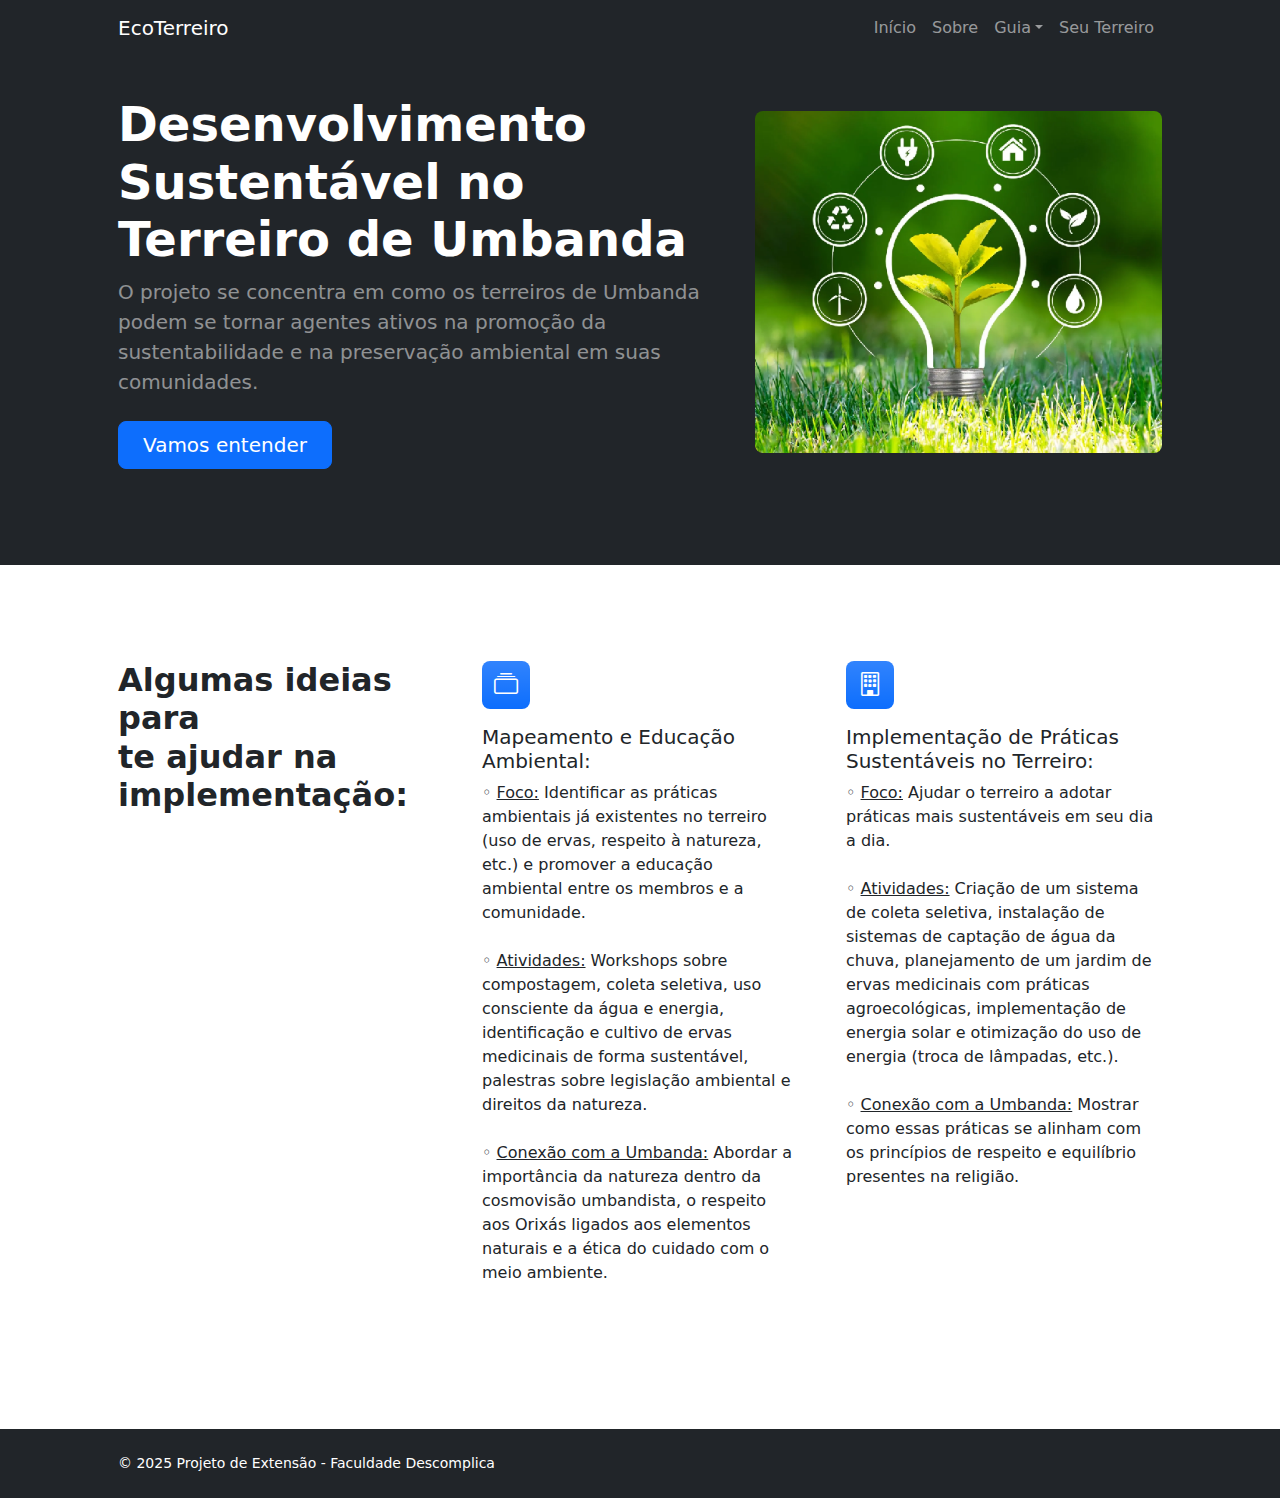
<file: ecoterreiro/index.html>
<!DOCTYPE html>
<html lang="PT-BR">
    <head>
        <meta charset="utf-8" />
        <meta name="viewport" content="width=device-width, initial-scale=1, shrink-to-fit=no" />
        <meta name="description" content="" />
        <meta name="author" content="" />
        <title>EcoTerreiro - Sustentabilidade no Terreiro</title>
        <!-- Favicon-->
        <link rel="icon" type="image/x-icon" href="./images/favicon.ico" />
        <!-- Bootstrap icons-->
        <link href="https://cdn.jsdelivr.net/npm/bootstrap-icons@1.5.0/font/bootstrap-icons.css" rel="stylesheet" />
        <!-- Core theme CSS (includes Bootstrap)-->
        <link href="css/styles.css" rel="stylesheet" />
    </head>
    <body class="d-flex flex-column h-100">
        <main class="flex-shrink-0">
            <!-- Navigation-->
             <nav class="navbar navbar-expand-lg navbar-dark bg-dark">
                <div class="container px-5">
                    <a class="navbar-brand" href="index.html">EcoTerreiro</a>
                    <button class="navbar-toggler" type="button" data-bs-toggle="collapse" data-bs-target="#navbarSupportedContent" aria-controls="navbarSupportedContent" aria-expanded="false" aria-label="Toggle navigation"><span class="navbar-toggler-icon"></span></button>
                    <div class="collapse navbar-collapse" id="navbarSupportedContent">
                        <ul class="navbar-nav ms-auto mb-2 mb-lg-0">
                            <li class="nav-item"><a class="nav-link" href="index.html">Início</a></li>
                            <li class="nav-item"><a class="nav-link" href="sobre.html">Sobre</a></li>
                            <li class="nav-item dropdown">
                                <a class="nav-link dropdown-toggle" id="navbarDropdownGuia" href="#" role="button" data-bs-toggle="dropdown" aria-expanded="false">Guia</a>
                                <ul class="dropdown-menu dropdown-menu-end" aria-labelledby="navbarDropdownGuia">
                                    <li><a class="dropdown-item" href="energiaSolar.html">Energia Solar</a></li>
                                    <li><a class="dropdown-item" href="agua.html">Captação de água de chuva</a></li>
                                    <li><a class="dropdown-item" href="coleta.html">Coleta seletiva</a></li>
                                    <li><a class="dropdown-item" href="ervasMedicinais.html">Jardim de ervas medicinais</a></li>
                                </ul>
                            </li>
                            <li class="nav-item"><a class="nav-link" href="seuTerreiro.html">Seu Terreiro</a></li>
                        </ul>
                    </div>
                </div>
            </nav>
            <!-- Header-->
            <header class="bg-dark py-5">
                <div class="container px-5">
                    <div class="row gx-5 align-items-center justify-content-center">
                        <div class="col-lg-8 col-xl-7 col-xxl-6">
                            <div class="my-5 text-center text-xl-start">
                                <h1 class="display-5 fw-bolder text-white mb-2">Desenvolvimento Sustentável no Terreiro de Umbanda</h1>
                                <p class="lead fw-normal text-white-50 mb-4">O projeto se concentra em como os terreiros de Umbanda podem se tornar agentes ativos na promoção da sustentabilidade e na preservação ambiental em suas comunidades.</p>
                                <div class="d-grid gap-3 d-sm-flex justify-content-sm-center justify-content-xl-start">
                                    <a class="btn btn-primary btn-lg px-4 me-sm-3" href="#features">Vamos entender</a>
                                </div>
                            </div>
                        </div>
                        <div class="col-xl-5 col-xxl-6 d-none d-xl-block text-center"><img class="img-fluid rounded-3 my-5" src="./images/inicio.png" alt="..." /></div>
                    </div>
                </div>
            </header>
            <!-- Features section-->
            <section class="py-5" id="features">
                <div class="container px-5 my-5">
                    <div class="row gx-5">
                        <div class="col-lg-4 mb-5 mb-lg-0"><h2 class="fw-bolder mb-0">Algumas ideias para <br>te ajudar na implementação:</h2></div>
                        <div class="col-lg-8">
                            <div class="row gx-5 row-cols-1 row-cols-md-2">
                                <div class="col mb-5 h-100">
                                    <div class="feature bg-primary bg-gradient text-white rounded-3 mb-3"><i class="bi bi-collection"></i></div>
                                    <h2 class="h5">Mapeamento e Educação Ambiental:</h2>
                                    <p class="mb-0"> 
                                            ◦ <u>Foco:</u> Identificar as práticas ambientais já existentes no terreiro (uso de ervas, respeito à natureza, etc.) e promover a educação ambiental entre os membros e a comunidade. 
                                <br><br>    ◦ <u>Atividades:</u> Workshops sobre compostagem, coleta seletiva, uso consciente da água e energia, identificação e cultivo de ervas medicinais de forma sustentável, palestras sobre legislação ambiental e direitos da natureza. 
                                <br><br>    ◦ <u>Conexão com a Umbanda:</u> Abordar a importância da natureza dentro da cosmovisão umbandista, o respeito aos Orixás ligados aos elementos naturais e a ética do cuidado com o meio ambiente. </p>
                                </div>

                                <div class="col mb-5 h-100">
                                    <div class="feature bg-primary bg-gradient text-white rounded-3 mb-3"><i class="bi bi-building"></i></div>
                                    <h2 class="h5">Implementação de Práticas Sustentáveis no Terreiro:</h2>
                                    <p class="mb-0">
                                            ◦ <u>Foco:</u> Ajudar o terreiro a adotar práticas mais sustentáveis em seu dia a dia. 
                                <br><br>    ◦ <u>Atividades:</u> Criação de um sistema de coleta seletiva, instalação de sistemas de captação de água da chuva, planejamento de um jardim de ervas medicinais com práticas agroecológicas, implementação de energia solar e otimização do uso de energia (troca de lâmpadas, etc.). 
                                <br><br>    ◦ <u>Conexão com a Umbanda:</u> Mostrar como essas práticas se alinham com os princípios de respeito e equilíbrio presentes na religião. </p>
                                </div>
<!--                                
                                <div class="col mb-5 mb-md-0 h-100">
                                    <div class="feature bg-primary bg-gradient text-white rounded-3 mb-3"><i class="bi bi-toggles2"></i></div>
                                    <h2 class="h5">Featured title</h2>
                                    <p class="mb-0">Paragraph of text beneath the heading to explain the heading. Here is just a bit more text.</p>
                                </div>
                                <div class="col h-100">
                                    <div class="feature bg-primary bg-gradient text-white rounded-3 mb-3"><i class="bi bi-toggles2"></i></div>
                                    <h2 class="h5">Featured title</h2>
                                    <p class="mb-0">Paragraph of text beneath the heading to explain the heading. Here is just a bit more text.</p>
                                </div>
                            </div>
                        </div>
                    </div>
                </div>
            </section>      
-->
                              
            <!-- Testimonial section -->
<!--            
            <div class="py-5 bg-light">
                <div class="container px-5 my-5">
                    <div class="row gx-5 justify-content-center">
                        <div class="col-lg-10 col-xl-7">
                            <div class="text-center">
                                <div class="fs-4 mb-4 fst-italic">"Working with Start Bootstrap templates has saved me tons of development time when building new projects! Starting with a Bootstrap template just makes things easier!"</div>
                                <div class="d-flex align-items-center justify-content-center">
                                    <img class="rounded-circle me-3" src="https://dummyimage.com/40x40/ced4da/6c757d" alt="..." />
                                    <div class="fw-bold">
                                        Tom Ato
                                        <span class="fw-bold text-primary mx-1">/</span>
                                        CEO, Pomodoro
                                    </div>
                                </div>
                            </div>
                        </div>
                    </div>
                </div>
            </div>
-->             

            <!-- Blog preview section-->
<!--             
            <section class="py-5">
                <div class="container px-5 my-5">
                    <div class="row gx-5 justify-content-center">
                        <div class="col-lg-8 col-xl-6">
                            <div class="text-center">
                                <h2 class="fw-bolder">From our blog</h2>
                                <p class="lead fw-normal text-muted mb-5">Lorem ipsum, dolor sit amet consectetur adipisicing elit. Eaque fugit ratione dicta mollitia. Officiis ad.</p>
                            </div>
                        </div>
                    </div>
                    <div class="row gx-5">
                        <div class="col-lg-4 mb-5">
                            <div class="card h-100 shadow border-0">
                                <img class="card-img-top" src="https://dummyimage.com/600x350/ced4da/6c757d" alt="..." />
                                <div class="card-body p-4">
                                    <div class="badge bg-primary bg-gradient rounded-pill mb-2">News</div>
                                    <a class="text-decoration-none link-dark stretched-link" href="#!"><h5 class="card-title mb-3">Blog post title</h5></a>
                                    <p class="card-text mb-0">Some quick example text to build on the card title and make up the bulk of the card's content.</p>
                                </div>
                                <div class="card-footer p-4 pt-0 bg-transparent border-top-0">
                                    <div class="d-flex align-items-end justify-content-between">
                                        <div class="d-flex align-items-center">
                                            <img class="rounded-circle me-3" src="https://dummyimage.com/40x40/ced4da/6c757d" alt="..." />
                                            <div class="small">
                                                <div class="fw-bold">Kelly Rowan</div>
                                                <div class="text-muted">March 12, 2023 &middot; 6 min read</div>
                                            </div>
                                        </div>
                                    </div>
                                </div>
                            </div>
                        </div>
                        <div class="col-lg-4 mb-5">
                            <div class="card h-100 shadow border-0">
                                <img class="card-img-top" src="https://dummyimage.com/600x350/adb5bd/495057" alt="..." />
                                <div class="card-body p-4">
                                    <div class="badge bg-primary bg-gradient rounded-pill mb-2">Media</div>
                                    <a class="text-decoration-none link-dark stretched-link" href="#!"><h5 class="card-title mb-3">Another blog post title</h5></a>
                                    <p class="card-text mb-0">This text is a bit longer to illustrate the adaptive height of each card. Some quick example text to build on the card title and make up the bulk of the card's content.</p>
                                </div>
                                <div class="card-footer p-4 pt-0 bg-transparent border-top-0">
                                    <div class="d-flex align-items-end justify-content-between">
                                        <div class="d-flex align-items-center">
                                            <img class="rounded-circle me-3" src="https://dummyimage.com/40x40/ced4da/6c757d" alt="..." />
                                            <div class="small">
                                                <div class="fw-bold">Josiah Barclay</div>
                                                <div class="text-muted">March 23, 2023 &middot; 4 min read</div>
                                            </div>
                                        </div>
                                    </div>
                                </div>
                            </div>
                        </div>
                        <div class="col-lg-4 mb-5">
                            <div class="card h-100 shadow border-0">
                                <img class="card-img-top" src="https://dummyimage.com/600x350/6c757d/343a40" alt="..." />
                                <div class="card-body p-4">
                                    <div class="badge bg-primary bg-gradient rounded-pill mb-2">News</div>
                                    <a class="text-decoration-none link-dark stretched-link" href="#!"><h5 class="card-title mb-3">The last blog post title is a little bit longer than the others</h5></a>
                                    <p class="card-text mb-0">Some more quick example text to build on the card title and make up the bulk of the card's content.</p>
                                </div>
                                <div class="card-footer p-4 pt-0 bg-transparent border-top-0">
                                    <div class="d-flex align-items-end justify-content-between">
                                        <div class="d-flex align-items-center">
                                            <img class="rounded-circle me-3" src="https://dummyimage.com/40x40/ced4da/6c757d" alt="..." />
                                            <div class="small">
                                                <div class="fw-bold">Evelyn Martinez</div>
                                                <div class="text-muted">April 2, 2023 &middot; 10 min read</div>
                                            </div>
                                        </div>
                                    </div>
                                </div>
                            </div>
                        </div>
                    </div>
-->

                    <!-- Call to action-->
 <!--                  
                    <aside class="bg-primary bg-gradient rounded-3 p-4 p-sm-5 mt-5">
                        <div class="d-flex align-items-center justify-content-between flex-column flex-xl-row text-center text-xl-start">
                            <div class="mb-4 mb-xl-0">
                                
                                <div class="fs-3 fw-bold text-white">New products, delivered to you.</div>
                                <div class="text-white-50">Sign up for our newsletter for the latest updates.</div>
                            </div>
                            <div class="ms-xl-4">
                                <div class="input-group mb-2">
                                    <input class="form-control" type="text" placeholder="Email address..." aria-label="Email address..." aria-describedby="button-newsletter" />
                                    <button class="btn btn-outline-light" id="button-newsletter" type="button">Sign up</button>
                                </div>
                                <div class="small text-white-50">We care about privacy, and will never share your data.</div>
                            </div>
                        </div>
                    </aside>
                </div>
-->                
            </section>
        </main>
     

        <!-- Footer-->
        <footer class="bg-dark py-4 mt-auto">
            <div class="container px-5">
                <div class="row align-items-center justify-content-between flex-column flex-sm-row">
                    <div class="col-auto"><div class="small m-0 text-white"> &copy;  2025 Projeto de Extensão - Faculdade Descomplica </div>
                </div>
                </div>
            </div>
        </footer>
        <!-- Bootstrap core JS-->
        <script src="https://cdn.jsdelivr.net/npm/bootstrap@5.2.3/dist/js/bootstrap.bundle.min.js"></script>
        <!-- Core theme JS-->
        <script src="js/scripts.js"></script>
    </body>
</html>
</file>
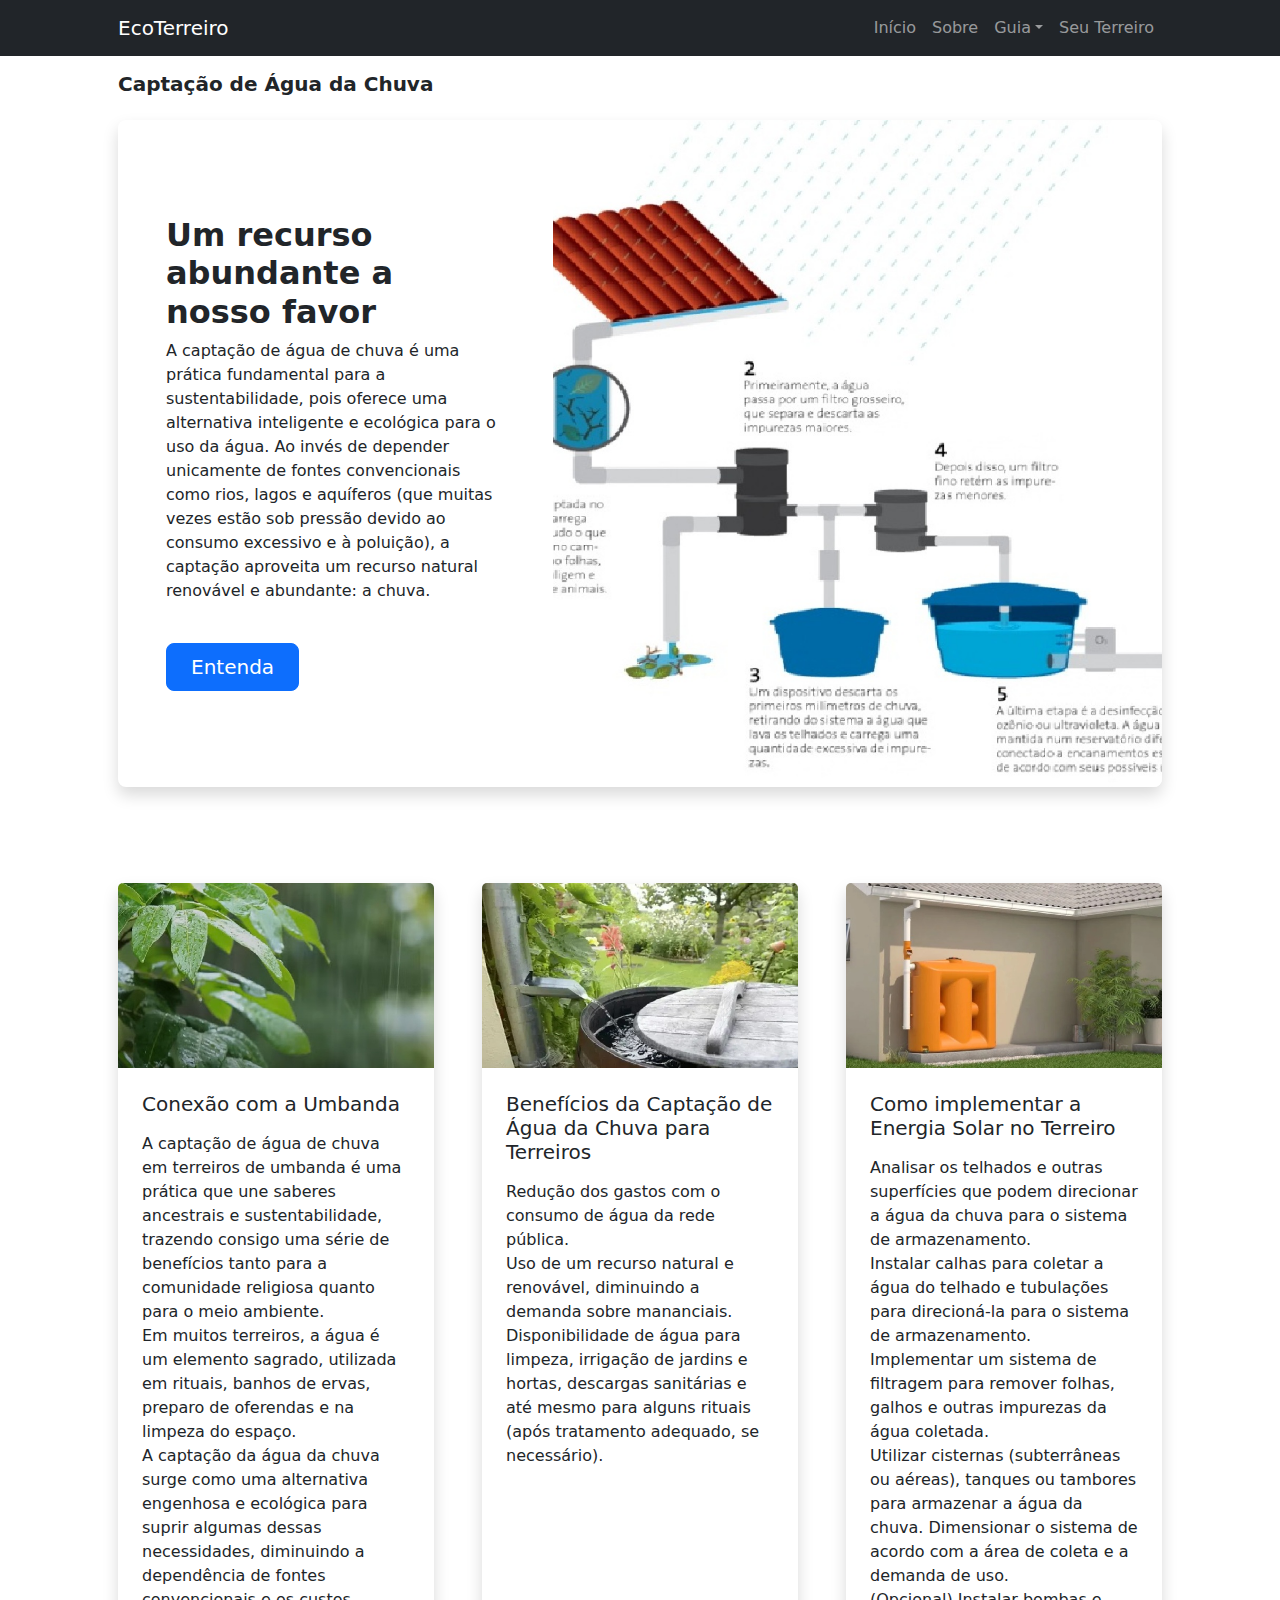
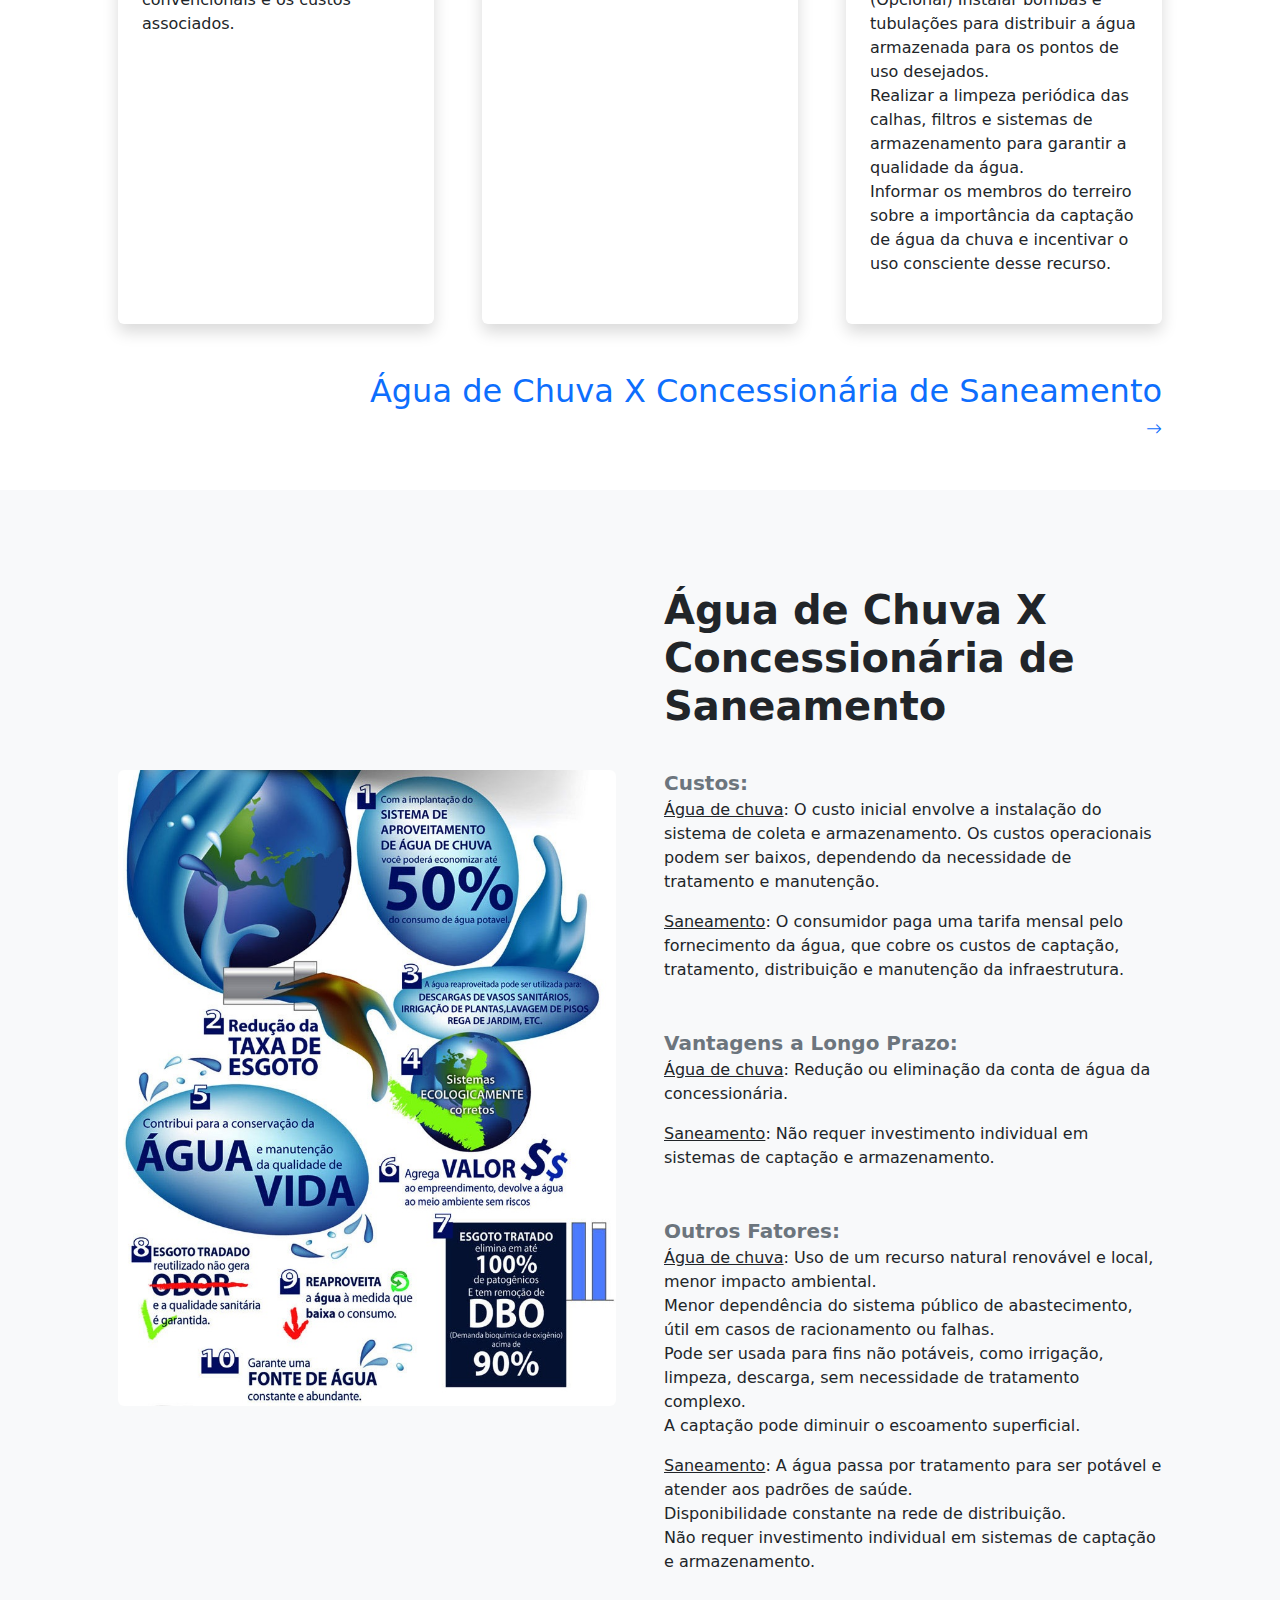
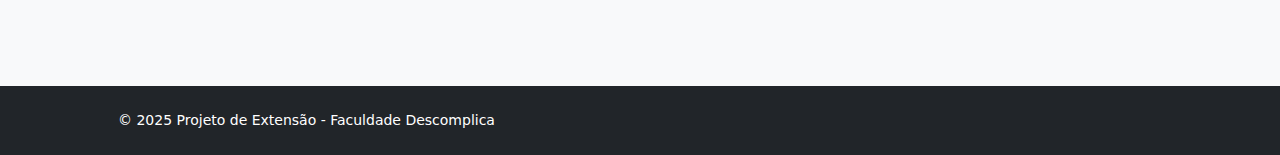
<file: ecoterreiro/agua.html>
<!DOCTYPE html>
<html lang="PT-BR">
    <head>
        <meta charset="utf-8" />
        <meta name="viewport" content="width=device-width, initial-scale=1, shrink-to-fit=no" />
        <meta name="description" content="" />
        <meta name="author" content="" />
        <title>EcoTerreiro - Captação de água de chuva</title>
        <!-- Favicon-->
        <link rel="icon" type="image/x-icon" href="./images/favicon.ico" />
        <!-- Bootstrap icons-->
        <link href="https://cdn.jsdelivr.net/npm/bootstrap-icons@1.5.0/font/bootstrap-icons.css" rel="stylesheet" />
        <!-- Core theme CSS (includes Bootstrap)-->
        <link href="css/styles.css" rel="stylesheet" />
    </head>
    <body class="d-flex flex-column">
        <main class="flex-shrink-0">
            <!-- Navigation-->
            <nav class="navbar navbar-expand-lg navbar-dark bg-dark">
                <div class="container px-5">
                    <a class="navbar-brand" href="index.html">EcoTerreiro</a>
                    <button class="navbar-toggler" type="button" data-bs-toggle="collapse" data-bs-target="#navbarSupportedContent" aria-controls="navbarSupportedContent" aria-expanded="false" aria-label="Toggle navigation"><span class="navbar-toggler-icon"></span></button>
                    <div class="collapse navbar-collapse" id="navbarSupportedContent">
                        <ul class="navbar-nav ms-auto mb-2 mb-lg-0">
                            <li class="nav-item"><a class="nav-link" href="index.html">Início</a></li>
                            <li class="nav-item"><a class="nav-link" href="sobre.html">Sobre</a></li>
                            <li class="nav-item dropdown">
                                <a class="nav-link dropdown-toggle" id="navbarDropdownGuia" href="#" role="button" data-bs-toggle="dropdown" aria-expanded="false">Guia</a>
                                <ul class="dropdown-menu dropdown-menu-end" aria-labelledby="navbarDropdownGuia">
                                    <li><a class="dropdown-item" href="energiaSolar.html">Energia Solar</a></li>
                                    <li><a class="dropdown-item" href="agua.html">Captação de água de chuva</a></li>
                                    <li><a class="dropdown-item" href="coleta.html">Coleta seletiva</a></li>
                                    <li><a class="dropdown-item" href="ervasMedicinais.html">Jardim de ervas medicinais</a></li>
                                </ul>
                            </li>
                            <li class="nav-item"><a class="nav-link" href="seuTerreiro.html">Seu Terreiro</a></li>
                        </ul>
                    </div>
                </div>
            </nav>
            <!-- Page Content-->
            <section class="py-5">
                <div class="container px-5">
            <br>        <h1 class="fw-bolder fs-5 mb-4">Captação de Água da Chuva</h1>
                    <div class="card border-0 shadow rounded-3 overflow-hidden">
                        <div class="card-body p-0">
                            <div class="row gx-0">
                                <div class="col-lg-6 col-xl-5 py-lg-5">
                                    <div class="p-4 p-md-5">
                                        <div class="h2 fw-bolder">Um recurso abundante a nosso favor</div>
                                        <p>A captação de água de chuva é uma prática fundamental para a sustentabilidade, pois oferece uma alternativa inteligente e ecológica para o uso da água. Ao invés de depender unicamente de fontes convencionais como rios, lagos e aquíferos (que muitas vezes estão sob pressão devido ao consumo excessivo e à poluição), a captação aproveita um recurso natural renovável e abundante: a chuva.</p>

                                        <br>  
                                        <div class="d-grid gap-3 d-sm-flex justify-content-sm-center justify-content-xl-start">
                                        <a class="btn btn-primary btn-lg px-4 me-sm-3" href="#contAgua">Entenda</a>
                                        </div>
<!--                                        <a class="stretched-link text-decoration-none" href="#!">
                                            Read more
                                            <i class="bi bi-arrow-right"></i>
                                        </a>
-->                                        
                                    </div>
                                </div>
                                <div class="col-lg-6 col-xl-7"><div class="bg-featured-blog" style="background-image: url(./images/captacao_agua1.jpg)"></div></div>
                            </div>
                        </div>
                    </div>
                </div>
            </section>
            
                            
            <!-- Blog preview section-->
            <section class="py-5" id="contAgua">
                <div class="container px-5">
                    <div class="row gx-5">
                        <div class="col-lg-4 mb-5">
                            <div class="card h-100 shadow border-0">
                                <img class="card-img-top" src="./images/captacao_agua2.jpg" alt="..." />
                                <div class="card-body p-4">
                                    <a class="text-decoration-none link-dark stretched-link" href="./images/captacao_agua2.jpg"><div class="h5 card-title mb-3">Conexão com a Umbanda</div></a>
                                    <p class="card-text mb-0">A captação de água de chuva em terreiros de umbanda é uma prática que une saberes ancestrais e sustentabilidade, trazendo consigo uma série de benefícios tanto para a comunidade religiosa quanto para o meio ambiente.
                                    <br>    Em muitos terreiros, a água é um elemento sagrado, utilizada em rituais, banhos de ervas, preparo de oferendas e na limpeza do espaço. 
                                    <br>    A captação da água da chuva surge como uma alternativa engenhosa e ecológica para suprir algumas dessas necessidades, diminuindo a dependência de fontes convencionais e os custos associados.</p>
                                </div>
                                <div class="card-footer p-4 pt-0 bg-transparent border-top-0">
                                    <div class="d-flex align-items-end justify-content-between">
                                       
                                    </div>
                                </div>
                            </div>
                        </div>
                        <div class="col-lg-4 mb-5">
                            <div class="card h-100 shadow border-0">
                                <img class="card-img-top" src="./images/captacao_agua4.jpg" alt="..." />
                                <div class="card-body p-4">
                                    <a class="text-decoration-none link-dark stretched-link" href="./images/captacao_agua4.jpg"><div class="h5 card-title mb-3">Benefícios da Captação de Água da Chuva para Terreiros</div></a>
                                    <p class="card-text mb-0">Redução dos gastos com o consumo de água da rede pública.
                                        <br>    Uso de um recurso natural e renovável, diminuindo a demanda sobre mananciais.
                                        <br>    Disponibilidade de água para limpeza, irrigação de jardins e hortas, descargas sanitárias e até mesmo para alguns rituais (após tratamento adequado, se necessário).
                                    </p>
                                </div>
                                <div class="card-footer p-4 pt-0 bg-transparent border-top-0">
                                    <div class="d-flex align-items-end justify-content-between">
                                    </div>
                                </div>
                            </div>
                        </div>
                        <div class="col-lg-4 mb-5">
                            <div class="card h-100 shadow border-0">
                                <img class="card-img-top" src="./images/captacao_agua3.jpg" alt="..." />
                                <div class="card-body p-4">
                                    <a class="text-decoration-none link-dark stretched-link" href="./images/captacao_agua3.jpg"><div class="h5 card-title mb-3">Como implementar a Energia Solar no Terreiro</div></a>
                                    <p class="card-text mb-0">Analisar os telhados e outras superfícies que podem direcionar a água da chuva para o sistema de armazenamento.
                                <br>        Instalar calhas para coletar a água do telhado e tubulações para direcioná-la para o sistema de armazenamento.
                                <br>        Implementar um sistema de filtragem para remover folhas, galhos e outras impurezas da água coletada. 
                                <br>        Utilizar cisternas (subterrâneas ou aéreas), tanques ou tambores para armazenar a água da chuva. Dimensionar o sistema de acordo com a área de coleta e a demanda de uso.
                                <br>        (Opcional) Instalar bombas e tubulações para distribuir a água armazenada para os pontos de uso desejados.
                                <br>        Realizar a limpeza periódica das calhas, filtros e sistemas de armazenamento para garantir a qualidade da água.
                                <br>        Informar os membros do terreiro sobre a importância da captação de água da chuva e incentivar o uso consciente desse recurso.
                                    </p>
                                </div>
                                <div class="card-footer p-4 pt-0 bg-transparent border-top-0">
                                    <div class="d-flex align-items-end justify-content-between">
                                    </div>
                                </div>
                            </div>
                        </div>
                    </div>
                    <div class="text-end mb-5 mb-xl-0">
                        <a class="text-decoration-none" href="#aguaXsaneamento">
                            <h2> Água de Chuva X Concessionária de Saneamento </h2>
                            <i class="bi bi-arrow-right"></i>
                        </a>
                    </div>
                </div>
            </section>

            <section class="py-5 bg-light" id="aguaXsaneamento">
                <div class="container px-5 my-5">
                    <div class="row gx-5 align-items-center">
                        <div class="col-lg-6">
                            <a href="/images/captacao_agua5.jpg" target="_blank">
                            <img class="img-fluid rounded mb-5 mb-lg-0" src="./images/captacao_agua5.jpg" alt="..." />
                            </a>
                        </div>
                        <div class="col-lg-6">
                            <h1 class="fw-bolder"> Água de Chuva X Concessionária de Saneamento </h1>
                            <p class="lead fw-normal text-muted mb-0"> <br> <b>Custos:</b></p>
                        <p>   <u>Água de chuva</u>: O custo inicial envolve a instalação do sistema de coleta e armazenamento. Os custos operacionais podem ser baixos, dependendo da necessidade de tratamento e manutenção.</p>
                        <p>  <u>Saneamento</u>: O consumidor paga uma tarifa mensal pelo fornecimento da água, que cobre os custos de captação, tratamento, distribuição e manutenção da infraestrutura.</p>
                
                            <p class="lead fw-normal text-muted mb-0"> <br>  <b>Vantagens a Longo Prazo:</b></p>
                        <p>   <u>Água de chuva</u>: Redução ou eliminação da conta de água da concessionária. 
                        <p>  <u>Saneamento</u>: Não requer investimento individual em sistemas de captação e armazenamento.

                            <p class="lead fw-normal text-muted mb-0"> <br> <b>Outros Fatores:</b></p>
                        <p>   <u>Água de chuva</u>: Uso de um recurso natural renovável e local, menor impacto ambiental.
                            <br> Menor dependência do sistema público de abastecimento, útil em casos de racionamento ou falhas.
                            <br> Pode ser usada para fins não potáveis, como irrigação, limpeza, descarga, sem necessidade de tratamento complexo. 
                            <br> A captação pode diminuir o escoamento superficial.
                        <p>  <u>Saneamento</u>: A água passa por tratamento para ser potável e atender aos padrões de saúde. 
                            <br> Disponibilidade constante na rede de distribuição. 
                            <br> Não requer investimento individual em sistemas de captação e armazenamento.                             
                        </div>
                    </div>
                </div>
            </section>

        </main>
        <!-- Footer-->
        <footer class="bg-dark py-4 mt-auto">
            <div class="container px-5">
                <div class="row align-items-center justify-content-between flex-column flex-sm-row">
                    <div class="col-auto"><div class="small m-0 text-white"> &copy;  2025 Projeto de Extensão - Faculdade Descomplica </div>
                </div>
                </div>
            </div>
        </footer>
        <!-- Bootstrap core JS-->
        <script src="https://cdn.jsdelivr.net/npm/bootstrap@5.2.3/dist/js/bootstrap.bundle.min.js"></script>
        <!-- Core theme JS-->
        <script src="js/scripts.js"></script>
    </body>
</html>
</file>
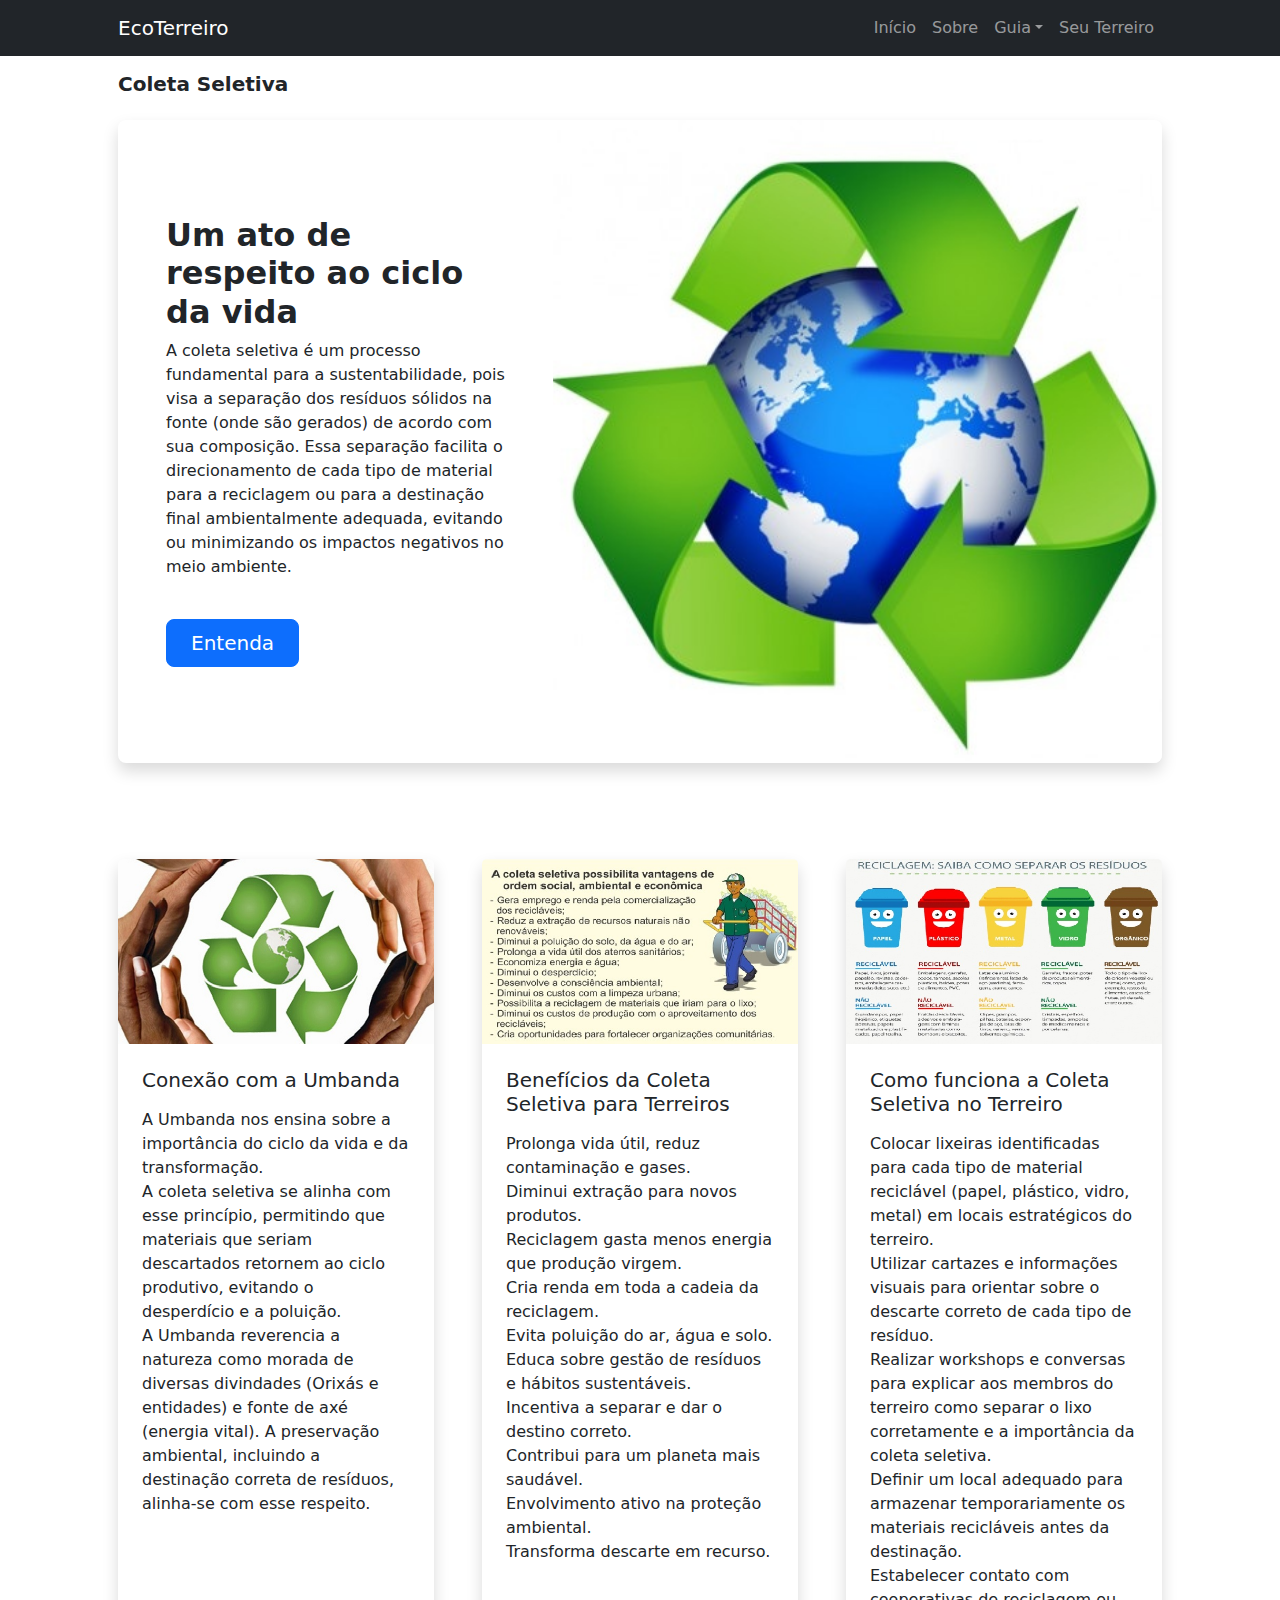
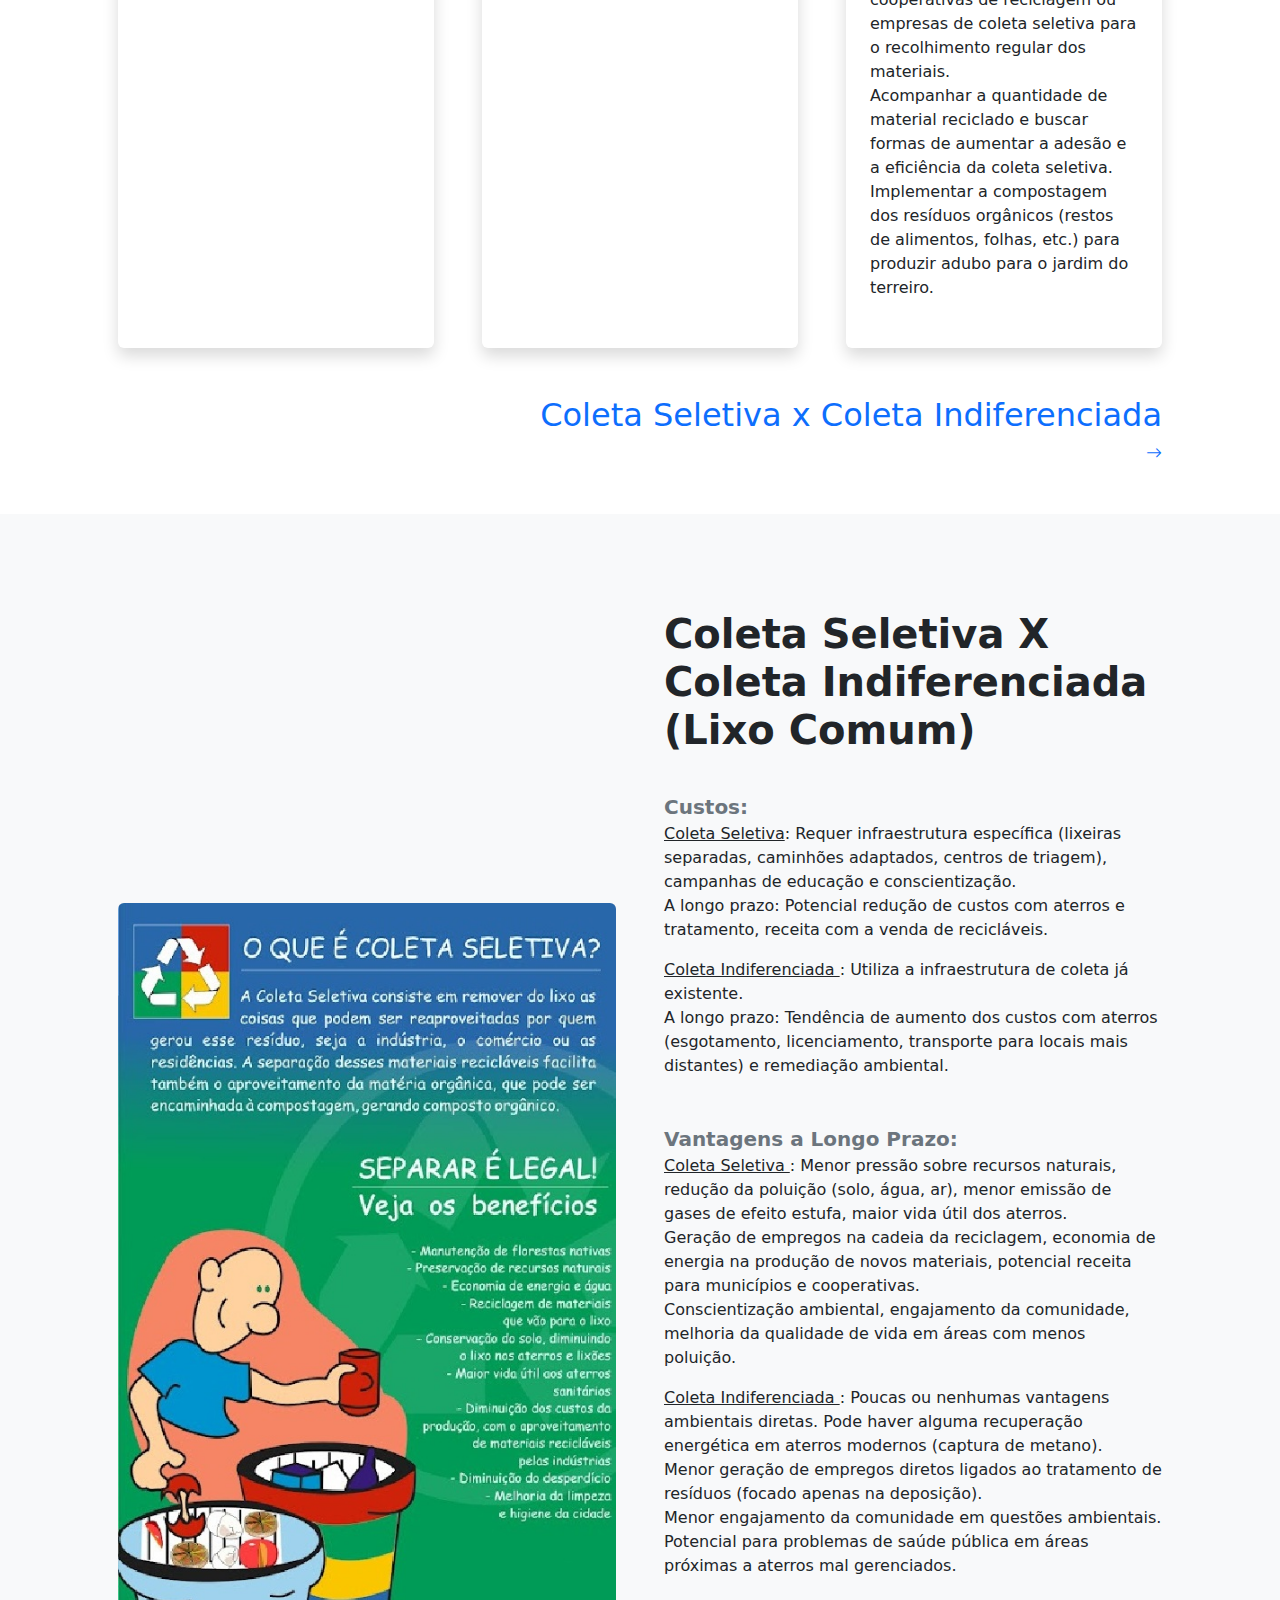
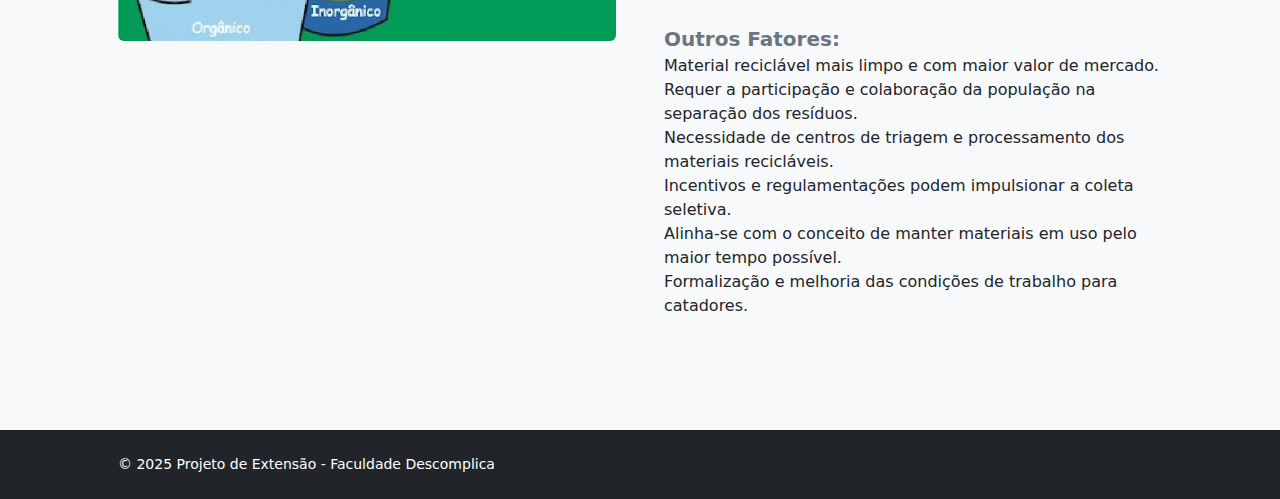
<file: ecoterreiro/coleta.html>
<!DOCTYPE html>
<html lang="PT-BR">
    <head>
        <meta charset="utf-8" />
        <meta name="viewport" content="width=device-width, initial-scale=1, shrink-to-fit=no" />
        <meta name="description" content="" />
        <meta name="author" content="" />
        <title>EcoTerreiro - Coleta seletiva</title>
        <!-- Favicon-->
        <link rel="icon" type="image/x-icon" href="./images/favicon.ico" />
        <!-- Bootstrap icons-->
        <link href="https://cdn.jsdelivr.net/npm/bootstrap-icons@1.5.0/font/bootstrap-icons.css" rel="stylesheet" />
        <!-- Core theme CSS (includes Bootstrap)-->
        <link href="css/styles.css" rel="stylesheet" />
    </head>
    <body class="d-flex flex-column">
        <main class="flex-shrink-0">
            <!-- Navigation-->
            <nav class="navbar navbar-expand-lg navbar-dark bg-dark">
                <div class="container px-5">
                    <a class="navbar-brand" href="index.html">EcoTerreiro</a>
                    <button class="navbar-toggler" type="button" data-bs-toggle="collapse" data-bs-target="#navbarSupportedContent" aria-controls="navbarSupportedContent" aria-expanded="false" aria-label="Toggle navigation"><span class="navbar-toggler-icon"></span></button>
                    <div class="collapse navbar-collapse" id="navbarSupportedContent">
                        <ul class="navbar-nav ms-auto mb-2 mb-lg-0">
                            <li class="nav-item"><a class="nav-link" href="index.html">Início</a></li>
                            <li class="nav-item"><a class="nav-link" href="sobre.html">Sobre</a></li>
                            <li class="nav-item dropdown">
                                <a class="nav-link dropdown-toggle" id="navbarDropdownGuia" href="#" role="button" data-bs-toggle="dropdown" aria-expanded="false">Guia</a>
                                <ul class="dropdown-menu dropdown-menu-end" aria-labelledby="navbarDropdownGuia">
                                    <li><a class="dropdown-item" href="energiaSolar.html">Energia Solar

                                    </a></li>
                                    <li><a class="dropdown-item" href="agua.html">Captação de água de chuva</a></li>
                                    <li><a class="dropdown-item" href="coleta.html">Coleta seletiva</a></li>
                                    <li><a class="dropdown-item" href="ervasMedicinais.html">Jardim de ervas medicinais</a></li>
                                </ul>
                            </li>
                            <li class="nav-item"><a class="nav-link" href="seuTerreiro.html">Seu Terreiro</a></li>
                        </ul>
                    </div>
                </div>
            </nav>
            <!-- Page Content-->
            <section class="py-5">
                <div class="container px-5">
            <br>        <h1 class="fw-bolder fs-5 mb-4">Coleta Seletiva</h1>
                    <div class="card border-0 shadow rounded-3 overflow-hidden">
                        <div class="card-body p-0">
                            <div class="row gx-0">
                                <div class="col-lg-6 col-xl-5 py-lg-5">
                                    <div class="p-4 p-md-5">
                                        <div class="h2 fw-bolder">Um ato de respeito ao ciclo da vida</div>
                                        <p>A coleta seletiva é um processo fundamental para a sustentabilidade, pois visa a separação dos resíduos sólidos na fonte (onde são gerados) de acordo com sua composição. Essa separação facilita o direcionamento de cada tipo de material para a reciclagem ou para a destinação final ambientalmente adequada, evitando ou minimizando os impactos negativos no meio ambiente.</p>

                                        <br>  
                                        <div class="d-grid gap-3 d-sm-flex justify-content-sm-center justify-content-xl-start">
                                        <a class="btn btn-primary btn-lg px-4 me-sm-3" href="#contColetaSeletiva">Entenda</a>
                                        </div>
<!--                                        <a class="stretched-link text-decoration-none" href="#!">
                                            Read more
                                            <i class="bi bi-arrow-right"></i>
                                        </a>
-->                                        
                                    </div>
                                </div>
                                <div class="col-lg-6 col-xl-7"><div class="bg-featured-blog" style="background-image: url(./images/coleta_seletiva1.jpg)"></div></div>
                            </div>
                        </div>
                    </div>
                </div>
            </section>
            
                            
            <!-- Blog preview section-->
            <section class="py-5" id="contColetaSeletiva">
                <div class="container px-5">
                    <div class="row gx-5">
                        <div class="col-lg-4 mb-5">
                            <div class="card h-100 shadow border-0">
                                <img class="card-img-top" src="./images/coleta_seletiva4.jpg" alt="..." />
                                <div class="card-body p-4">
                                    <a class="text-decoration-none link-dark stretched-link" href="./images/coleta_seletiva4.jpg"><div class="h5 card-title mb-3">Conexão com a Umbanda</div></a>
                                    <p class="card-text mb-0">A Umbanda nos ensina sobre a importância do ciclo da vida e da transformação. 
                                        <br>    A coleta seletiva se alinha com esse princípio, permitindo que materiais que seriam descartados retornem ao ciclo produtivo, evitando o desperdício e a poluição.
                                        <br>    A Umbanda reverencia a natureza como morada de diversas divindades (Orixás e entidades) e fonte de axé (energia vital). A preservação ambiental, incluindo a destinação correta de resíduos, alinha-se com esse respeito.
                                    </p>
                                </div>
                                <div class="card-footer p-4 pt-0 bg-transparent border-top-0">
                                    <div class="d-flex align-items-end justify-content-between">
                                       
                                    </div>
                                </div>
                            </div>
                        </div>
                        <div class="col-lg-4 mb-5">
                            <div class="card h-100 shadow border-0">
                                <img class="card-img-top" src="./images/coleta_seletiva3.jpg" alt="..." />
                                <div class="card-body p-4">
                                    <a class="text-decoration-none link-dark stretched-link" href="./images/coleta_seletiva3.jpg"><div class="h5 card-title mb-3">Benefícios da Coleta Seletiva para Terreiros</div></a>
                                    <p class="card-text mb-0"> Prolonga vida útil, reduz contaminação e gases.
                                        <br>    Diminui extração para novos produtos.
                                        <br>    Reciclagem gasta menos energia que produção virgem.
                                        <br>    Cria renda em toda a cadeia da reciclagem.
                                        <br>    Evita poluição do ar, água e solo.
                                        <br>    Educa sobre gestão de resíduos e hábitos sustentáveis.
                                        <br>    Incentiva a separar e dar o destino correto.
                                        <br>    Contribui para um planeta mais saudável.
                                        <br>    Envolvimento ativo na proteção ambiental.
                                        <br>    Transforma descarte em recurso.
                                    </p>
                                </div>
                                <div class="card-footer p-4 pt-0 bg-transparent border-top-0">
                                    <div class="d-flex align-items-end justify-content-between">
                                    </div>
                                </div>
                            </div>
                        </div>
                        <div class="col-lg-4 mb-5">
                            <div class="card h-100 shadow border-0">
                                <img class="card-img-top" src="./images/coleta_seletiva.jpg" alt="..." />
                                <div class="card-body p-4">
                                    <a class="text-decoration-none link-dark stretched-link" href="./images/coleta_seletiva.jpg"><div class="h5 card-title mb-3">Como funciona a Coleta Seletiva
                                         no Terreiro</div></a>
                                    <p class="card-text mb-0"> Colocar lixeiras identificadas para cada tipo de material reciclável (papel, plástico, vidro, metal) em locais estratégicos do terreiro.
                                <br>        Utilizar cartazes e informações visuais para orientar sobre o descarte correto de cada tipo de resíduo.
                                <br>        Realizar workshops e conversas para explicar aos membros do terreiro como separar o lixo corretamente e a importância da coleta seletiva.
                                <br>        Definir um local adequado para armazenar temporariamente os materiais recicláveis antes da destinação.
                                <br>        Estabelecer contato com cooperativas de reciclagem ou empresas de coleta seletiva para o recolhimento regular dos materiais.
                                <br>        Acompanhar a quantidade de material reciclado e buscar formas de aumentar a adesão e a eficiência da coleta seletiva.
                                <br>        Implementar a compostagem dos resíduos orgânicos (restos de alimentos, folhas, etc.) para produzir adubo para o jardim do terreiro.
                                    </p>
                                </div>
                                <div class="card-footer p-4 pt-0 bg-transparent border-top-0">
                                    <div class="d-flex align-items-end justify-content-between">
                                    </div>
                                </div>
                            </div>
                        </div>
                    </div>
                    <div class="text-end mb-5 mb-xl-0">
                        <a class="text-decoration-none" href="#seletivaXindiferenciada">
                            <h2>Coleta Seletiva
                             x Coleta Indiferenciada  </h2>
                            <i class="bi bi-arrow-right"></i>
                        </a>
                    </div>
                </div>
            </section>

            <section class="py-5 bg-light" id="seletivaXindiferenciada">
                <div class="container px-5 my-5">
                    <div class="row gx-5 align-items-center">
                        <div class="col-lg-6"><img class="img-fluid rounded mb-5 mb-lg-0" src="./images/coleta_seletiva5.jpg" alt="..." /></div>
                        <div class="col-lg-6">
                            <h1 class="fw-bolder"> Coleta Seletiva
                                 X Coleta Indiferenciada (Lixo Comum)
                            </h1>
                            <p class="lead fw-normal text-muted mb-0"> <br> <b>Custos:</b></p>
                        <p> <u>Coleta Seletiva</u>: Requer infraestrutura específica (lixeiras separadas, caminhões adaptados, centros de triagem), campanhas de educação e conscientização.
                        <br> A longo prazo: Potencial redução de custos com aterros e tratamento, receita com a venda de recicláveis.
                        </p>
                        <p> <u>Coleta Indiferenciada </u>: Utiliza a infraestrutura de coleta já existente.
                        <br> A longo prazo: Tendência de aumento dos custos com aterros (esgotamento, licenciamento, transporte para locais mais distantes) e remediação ambiental.
                        </p>

                        <p class="lead fw-normal text-muted mb-0"> <br> <b>Vantagens a Longo Prazo:</b></p>
                        <p> <u> Coleta Seletiva </u>: Menor pressão sobre recursos naturais, redução da poluição (solo, água, ar), menor emissão de gases de efeito estufa, maior vida útil dos aterros.
                        <br>    Geração de empregos na cadeia da reciclagem, economia de energia na produção de novos materiais, potencial receita para municípios e cooperativas.
                        <br>    Conscientização ambiental, engajamento da comunidade, melhoria da qualidade de vida em áreas com menos poluição.
                        </p>
                        <p> <u> Coleta Indiferenciada </u>: Poucas ou nenhumas vantagens ambientais diretas. Pode haver alguma recuperação energética em aterros modernos (captura de metano).
                        <br>    Menor geração de empregos diretos ligados ao tratamento de resíduos (focado apenas na deposição).
                        <br>    Menor engajamento da comunidade em questões ambientais. Potencial para problemas de saúde pública em áreas próximas a aterros mal gerenciados.
                        </p>

                        <p class="lead fw-normal text-muted mb-0"> <br> <b>Outros Fatores:</b></p>
                        <p>  Material reciclável mais limpo e com maior valor de mercado.
                        <br> Requer a participação e colaboração da população na separação dos resíduos.
                        <br> Necessidade de centros de triagem e processamento dos materiais recicláveis.
                        <br> Incentivos e regulamentações podem impulsionar a coleta seletiva.
                        <br> Alinha-se com o conceito de manter materiais em uso pelo maior tempo possível.
                        <br> Formalização e melhoria das condições de trabalho para catadores.
                        </p>
                            
                        </div>
                    </div>
                </div>
            </section>

        </main>
        <!-- Footer-->
        <footer class="bg-dark py-4 mt-auto">
            <div class="container px-5">
                <div class="row align-items-center justify-content-between flex-column flex-sm-row">
                    <div class="col-auto"><div class="small m-0 text-white"> &copy;  2025 Projeto de Extensão - Faculdade Descomplica </div>
                </div>
                </div>
            </div>
        </footer>
        <!-- Bootstrap core JS-->
        <script src="https://cdn.jsdelivr.net/npm/bootstrap@5.2.3/dist/js/bootstrap.bundle.min.js"></script>
        <!-- Core theme JS-->
        <script src="js/scripts.js"></script>
    </body>
</html>
</file>
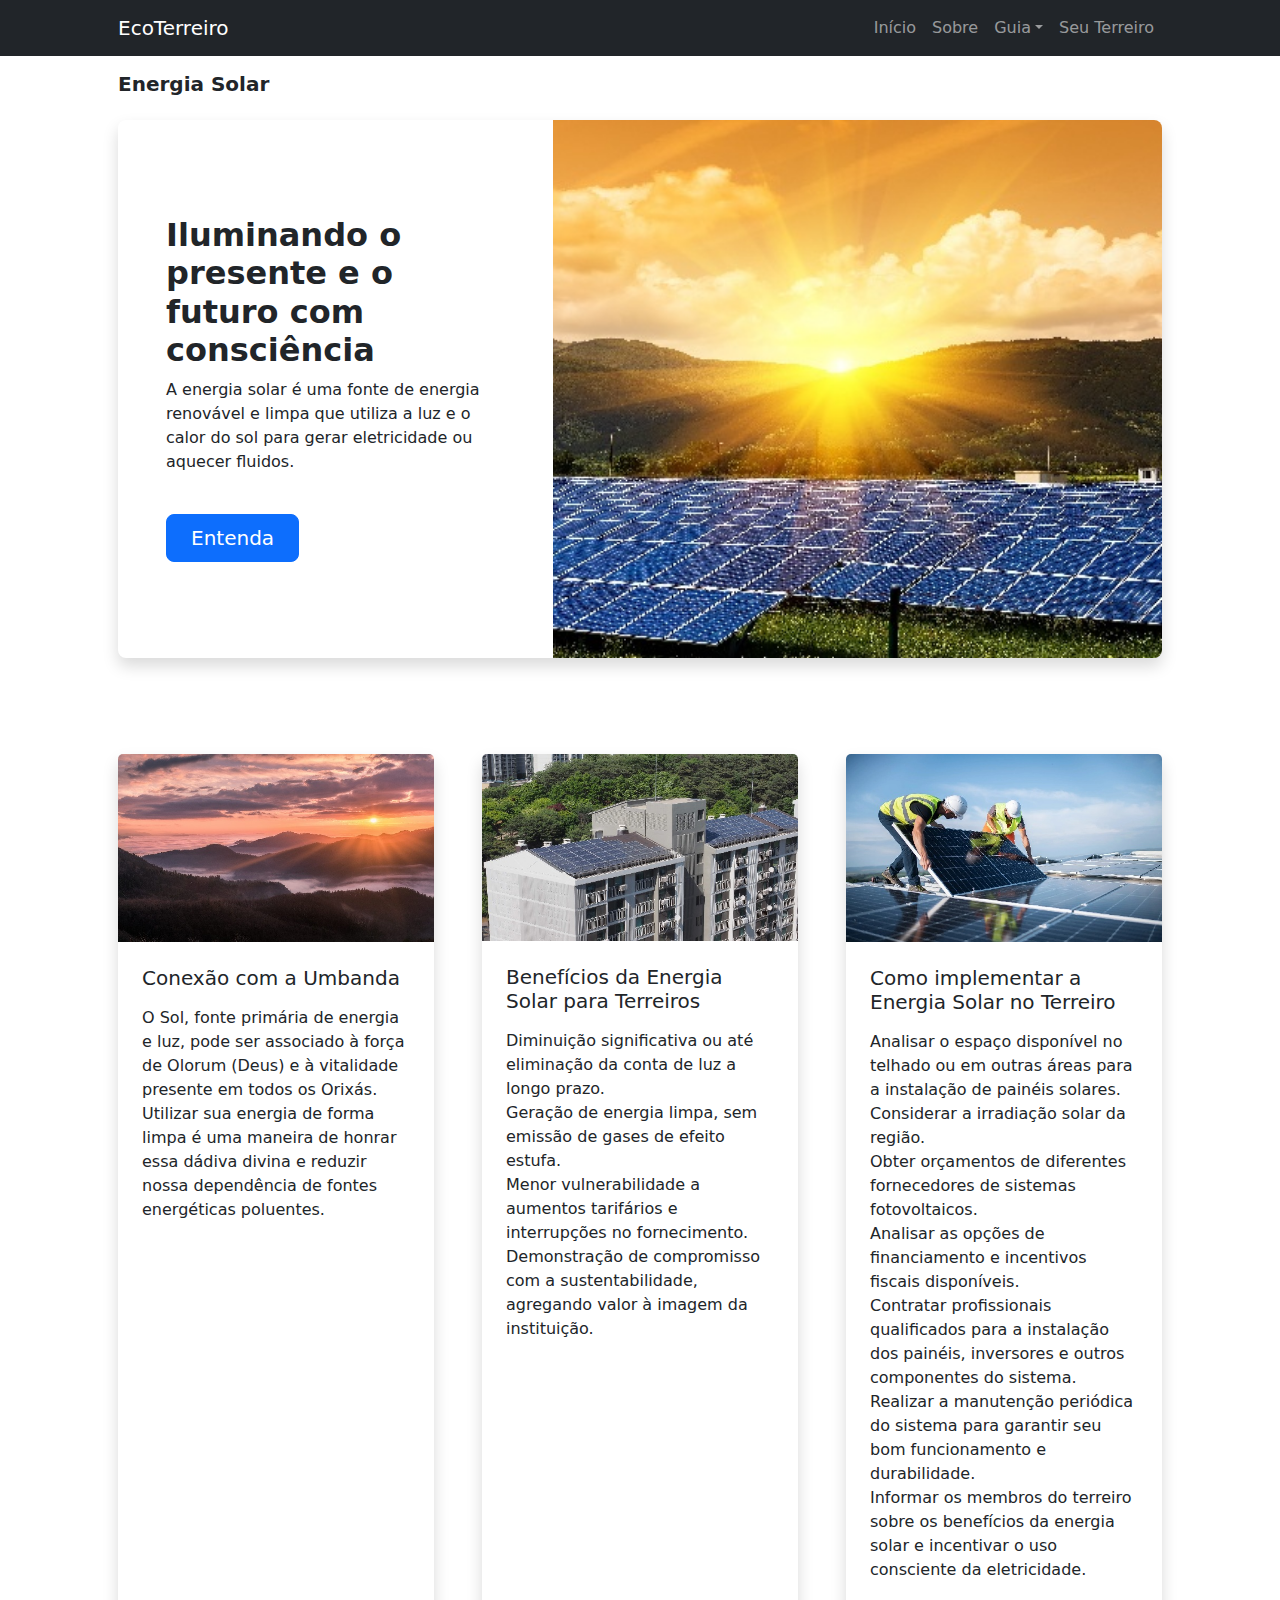
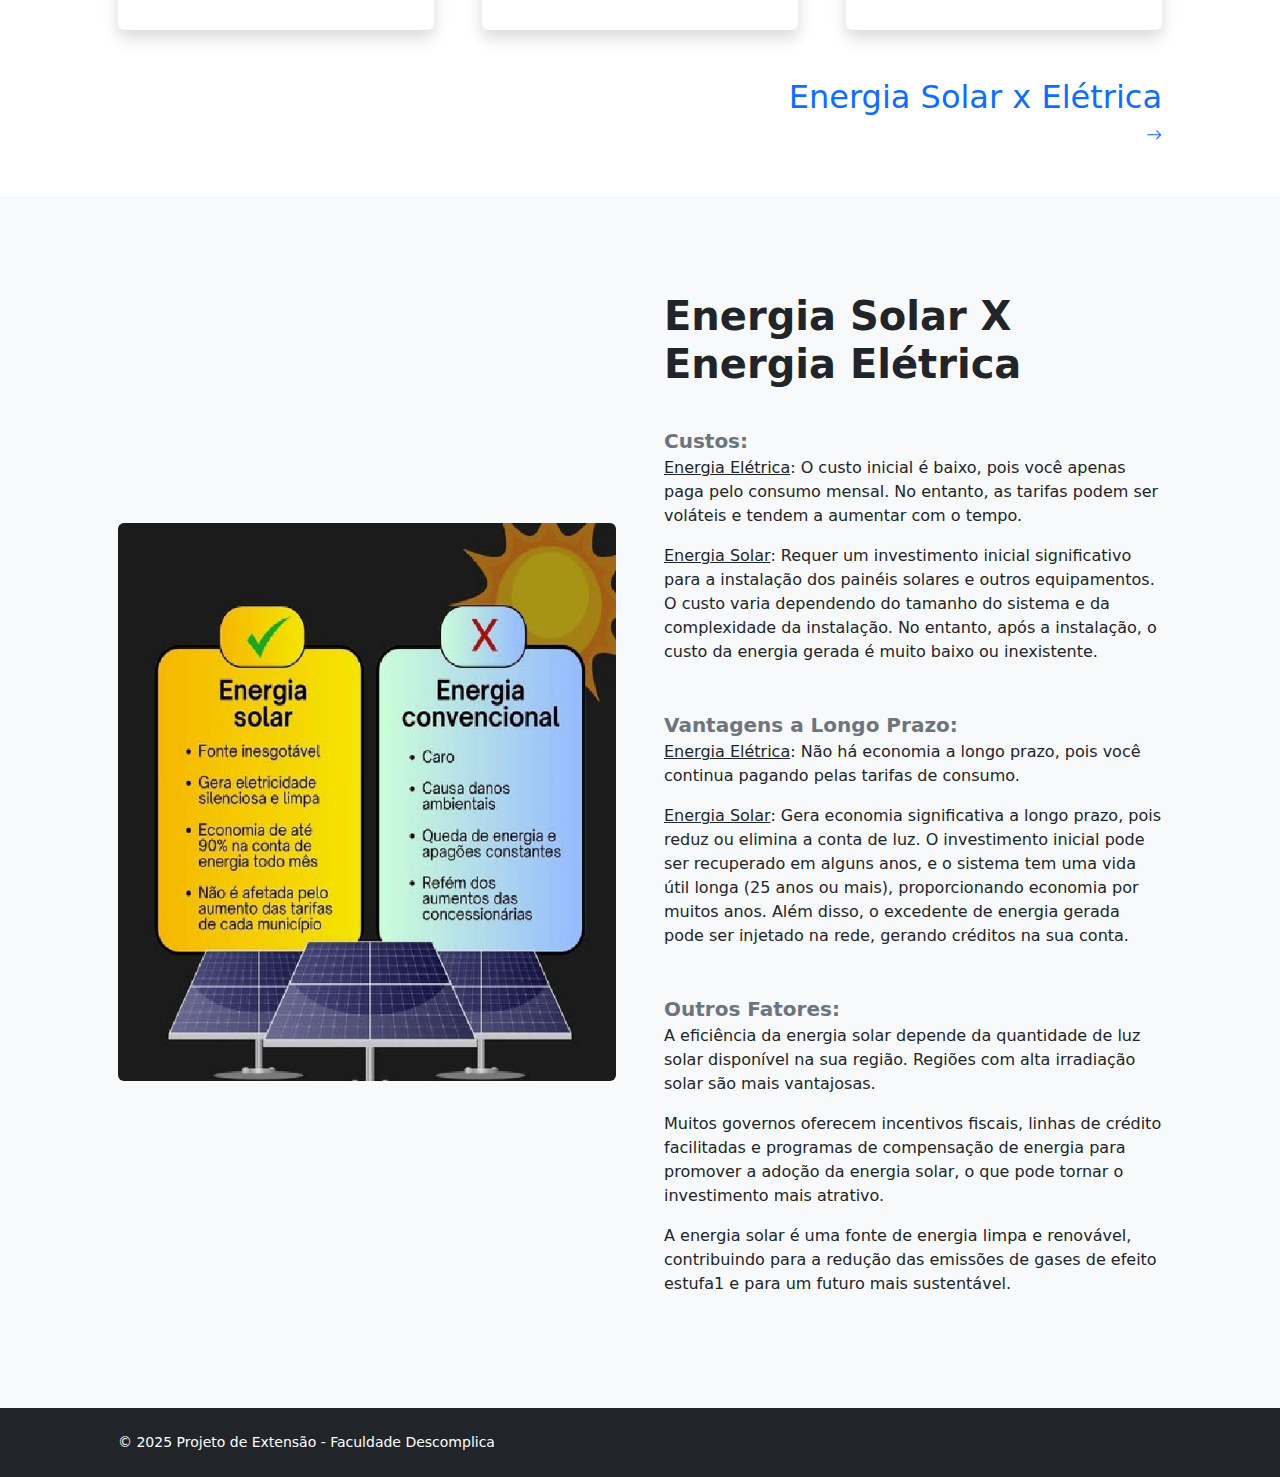
<file: ecoterreiro/energiaSolar.html>
<!DOCTYPE html>
<html lang="PT-BR">
    <head>
        <meta charset="utf-8" />
        <meta name="viewport" content="width=device-width, initial-scale=1, shrink-to-fit=no" />
        <meta name="description" content="" />
        <meta name="author" content="" />
        <title>MEcoTerreiro - Energia solar</title>
        <!-- Favicon-->
        <link rel="icon" type="image/x-icon" href="./images/favicon.ico" />
        <!-- Bootstrap icons-->
        <link href="https://cdn.jsdelivr.net/npm/bootstrap-icons@1.5.0/font/bootstrap-icons.css" rel="stylesheet" />
        <!-- Core theme CSS (includes Bootstrap)-->
        <link href="css/styles.css" rel="stylesheet" />
    </head>
    <body class="d-flex flex-column">
        <main class="flex-shrink-0">
            <!-- Navigation-->
            <nav class="navbar navbar-expand-lg navbar-dark bg-dark">
                <div class="container px-5">
                    <a class="navbar-brand" href="index.html">EcoTerreiro</a>
                    <button class="navbar-toggler" type="button" data-bs-toggle="collapse" data-bs-target="#navbarSupportedContent" aria-controls="navbarSupportedContent" aria-expanded="false" aria-label="Toggle navigation"><span class="navbar-toggler-icon"></span></button>
                    <div class="collapse navbar-collapse" id="navbarSupportedContent">
                        <ul class="navbar-nav ms-auto mb-2 mb-lg-0">
                            <li class="nav-item"><a class="nav-link" href="index.html">Início</a></li>
                            <li class="nav-item"><a class="nav-link" href="sobre.html">Sobre</a></li>
                            <li class="nav-item dropdown">
                                <a class="nav-link dropdown-toggle" id="navbarDropdownGuia" href="#" role="button" data-bs-toggle="dropdown" aria-expanded="false">Guia</a>
                                <ul class="dropdown-menu dropdown-menu-end" aria-labelledby="navbarDropdownGuia">
                                    <li><a class="dropdown-item" href="energiaSolar.html">Energia Solar</a></li>
                                    <li><a class="dropdown-item" href="agua.html">Captação de água de chuva</a></li>
                                    <li><a class="dropdown-item" href="coleta.html">Coleta seletiva</a></li>
                                    <li><a class="dropdown-item" href="ervasMedicinais.html">Jardim de ervas medicinais</a></li>
                                </ul>
                            </li>
                            <li class="nav-item"><a class="nav-link" href="seuTerreiro.html">Seu Terreiro</a></li>
                        </ul>
                    </div>
                </div>
            </nav>
            <!-- Page Content-->
            <section class="py-5">
                <div class="container px-5">
            <br>        <h1 class="fw-bolder fs-5 mb-4">Energia Solar</h1>
                    <div class="card border-0 shadow rounded-3 overflow-hidden">
                        <div class="card-body p-0">
                            <div class="row gx-0">
                                <div class="col-lg-6 col-xl-5 py-lg-5">
                                    <div class="p-4 p-md-5">
                                        <div class="h2 fw-bolder">Iluminando o presente e o futuro com consciência</div>
                                        <p>A energia solar é uma fonte de energia renovável e limpa que utiliza a luz e o calor do sol para gerar eletricidade ou aquecer fluidos.</p>

                                        <br>  
                                        <div class="d-grid gap-3 d-sm-flex justify-content-sm-center justify-content-xl-start">
                                        <a class="btn btn-primary btn-lg px-4 me-sm-3" href="#contEnergiaSolar">Entenda</a>
                                        </div>
<!--                                        <a class="stretched-link text-decoration-none" href="#!">
                                            Read more
                                            <i class="bi bi-arrow-right"></i>
                                        </a>
-->                                        
                                    </div>
                                </div>
                                <div class="col-lg-6 col-xl-7"><div class="bg-featured-blog" style="background-image: url(./images/energiaSolar.jpg)"></div></div>
                            </div>
                        </div>
                    </div>
                </div>
            </section>
            
                            
            <!-- Blog preview section-->
            <section class="py-5" id="contEnergiaSolar">
                <div class="container px-5">
                    <div class="row gx-5">
                        <div class="col-lg-4 mb-5">
                            <div class="card h-100 shadow border-0">
                                <img class="card-img-top" src="./images/sol.jpeg" alt="..." />
                                <div class="card-body p-4">
                                    <a class="text-decoration-none link-dark stretched-link" href="./images/sol.jpeg"><div class="h5 card-title mb-3">Conexão com a Umbanda</div></a>
                                    <p class="card-text mb-0">O Sol, fonte primária de energia e luz, pode ser associado à força de Olorum (Deus) e à vitalidade presente em todos os Orixás. Utilizar sua energia de forma limpa é uma maneira de honrar essa dádiva divina e reduzir nossa dependência de fontes energéticas poluentes.</p>
                                </div>
                                <div class="card-footer p-4 pt-0 bg-transparent border-top-0">
                                    <div class="d-flex align-items-end justify-content-between">
                                       
                                    </div>
                                </div>
                            </div>
                        </div>
                        <div class="col-lg-4 mb-5">
                            <div class="card h-100 shadow border-0">
                                <img class="card-img-top" src="./images/energiaSolar1.jpg" alt="..." />
                                <div class="card-body p-4">
                                    <a class="text-decoration-none link-dark stretched-link" href="./images/energiaSolar1.jpg"><div class="h5 card-title mb-3">Benefícios da Energia Solar para Terreiros</div></a>
                                    <p class="card-text mb-0">Diminuição significativa ou até eliminação da conta de luz a longo prazo.
                                        <br>    Geração de energia limpa, sem emissão de gases de efeito estufa.
                                        <br>    Menor vulnerabilidade a aumentos tarifários e interrupções no fornecimento.
                                        <br>    Demonstração de compromisso com a sustentabilidade, agregando valor à imagem da instituição.
                                    </p>
                                </div>
                                <div class="card-footer p-4 pt-0 bg-transparent border-top-0">
                                    <div class="d-flex align-items-end justify-content-between">
                                    </div>
                                </div>
                            </div>
                        </div>
                        <div class="col-lg-4 mb-5">
                            <div class="card h-100 shadow border-0">
                                <img class="card-img-top" src="./images/energiaSolar3.jpg" alt="..." />
                                <div class="card-body p-4">
                                    <a class="text-decoration-none link-dark stretched-link" href="./images/energiaSolar3.jpg"><div class="h5 card-title mb-3">Como implementar a Energia Solar no Terreiro</div></a>
                                    <p class="card-text mb-0">Analisar o espaço disponível no telhado ou em outras áreas para a instalação de painéis solares.
                                <br>        Considerar a irradiação solar da região.
                                <br>        Obter orçamentos de diferentes fornecedores de sistemas fotovoltaicos. 
                                <br>        Analisar as opções de financiamento e incentivos fiscais disponíveis.
                                <br>        Contratar profissionais qualificados para a instalação dos painéis, inversores e outros componentes do sistema.
                                <br>        Realizar a manutenção periódica do sistema para garantir seu bom funcionamento e durabilidade.
                                <br>        Informar os membros do terreiro sobre os benefícios da energia solar e incentivar o uso consciente da eletricidade.</p>
                                </div>
                                <div class="card-footer p-4 pt-0 bg-transparent border-top-0">
                                    <div class="d-flex align-items-end justify-content-between">
                                    </div>
                                </div>
                            </div>
                        </div>
                    </div>
                    <div class="text-end mb-5 mb-xl-0">
                        <a class="text-decoration-none" href="#solarXeletrica">
                            <h2>Energia Solar x Elétrica</h2>
                            <i class="bi bi-arrow-right"></i>
                        </a>
                    </div>
                </div>
            </section>

            <section class="py-5 bg-light" id="solarXeletrica">
                <div class="container px-5 my-5">
                    <div class="row gx-5 align-items-center">
                        <div class="col-lg-6"><img class="img-fluid rounded mb-5 mb-lg-0" src="./images/solarXeletrica.jpg" alt="..." /></div>
                        <div class="col-lg-6">
                            <h1 class="fw-bolder"> Energia Solar X Energia Elétrica
                            </h1>
                            <p class="lead fw-normal text-muted mb-0"> <br> <b>Custos:</b></p>
                        <p> <u>Energia Elétrica</u>: O custo inicial é baixo, pois você apenas paga pelo consumo mensal. No entanto, as tarifas podem ser voláteis e tendem a aumentar com o tempo.</p>
                        <p> <u>Energia Solar</u>: Requer um investimento inicial significativo para a instalação dos painéis solares e outros equipamentos. O custo varia dependendo do tamanho do sistema e da complexidade da instalação. No entanto, após a instalação, o custo da energia gerada é muito baixo ou inexistente.</p>
                        <p class="lead fw-normal text-muted mb-0"> <br> <b>Vantagens a Longo Prazo:</b></p>
                        <p> <u> Energia Elétrica</u>: Não há economia a longo prazo, pois você continua pagando pelas tarifas de consumo.</p>
                        <p> <u> Energia Solar</u>: Gera economia significativa a longo prazo, pois reduz ou elimina a conta de luz. O investimento inicial pode ser recuperado em alguns anos, e o sistema tem uma vida útil longa (25 anos ou mais), proporcionando economia por muitos anos. Além disso, o excedente de energia gerada pode ser injetado na rede, gerando créditos na sua conta.</p>

                        <p class="lead fw-normal text-muted mb-0"> <br> <b>Outros Fatores:</b></p>
                        <p>     A eficiência da energia solar depende da quantidade de luz solar disponível na sua região. Regiões com alta irradiação solar são mais vantajosas.</p>
                        <p>     Muitos governos oferecem incentivos fiscais, linhas de crédito facilitadas e programas de compensação de energia para promover a adoção da energia solar, o que pode tornar o investimento mais atrativo.</p>
                        <p>     A energia solar é uma fonte de energia limpa e renovável, contribuindo para a redução das emissões de gases de efeito estufa1 e para um futuro mais sustentável.   </p>
                
                            
                        </div>
                    </div>
                </div>
            </section>

        </main>
        <!-- Footer-->
        <footer class="bg-dark py-4 mt-auto">
            <div class="container px-5">
                <div class="row align-items-center justify-content-between flex-column flex-sm-row">
                    <div class="col-auto"><div class="small m-0 text-white"> &copy;  2025 Projeto de Extensão - Faculdade Descomplica </div>
                </div>
                </div>
            </div>
        </footer>
        <!-- Bootstrap core JS-->
        <script src="https://cdn.jsdelivr.net/npm/bootstrap@5.2.3/dist/js/bootstrap.bundle.min.js"></script>
        <!-- Core theme JS-->
        <script src="js/scripts.js"></script>
    </body>
</html>
</file>
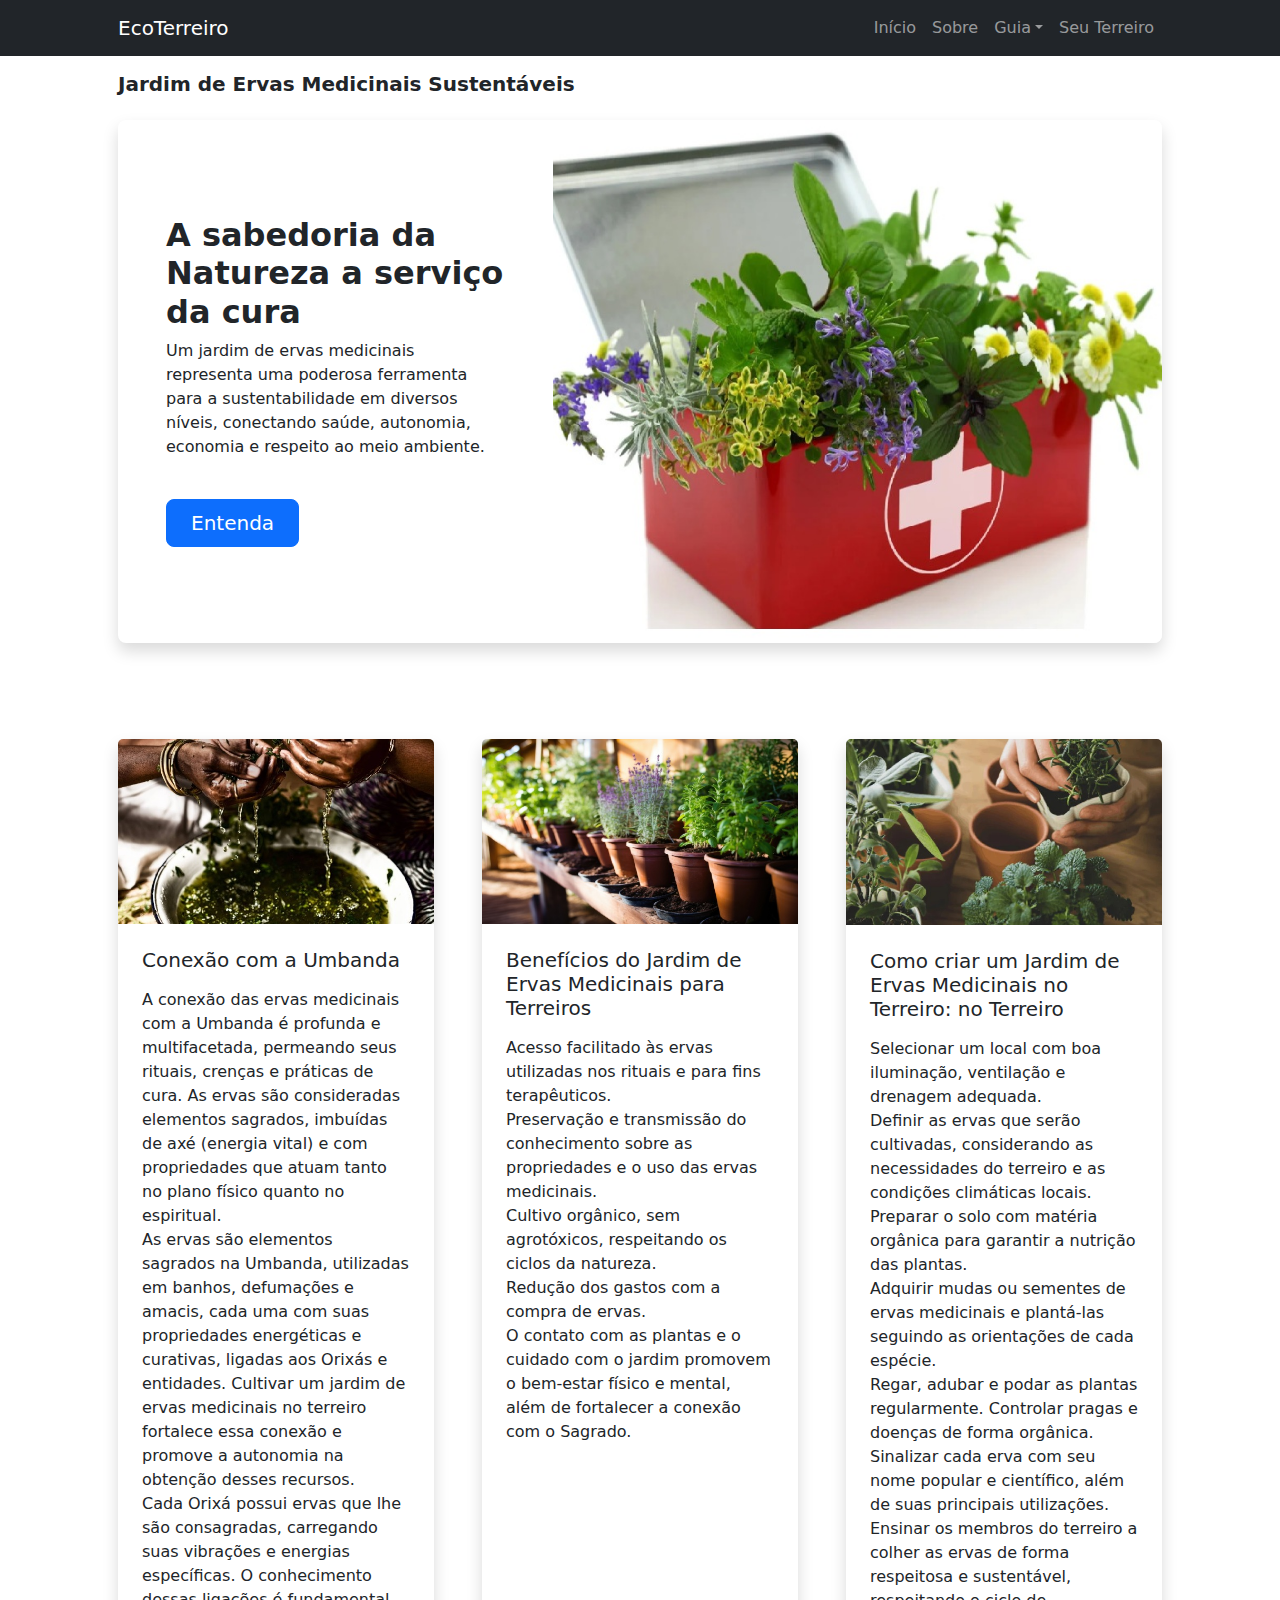
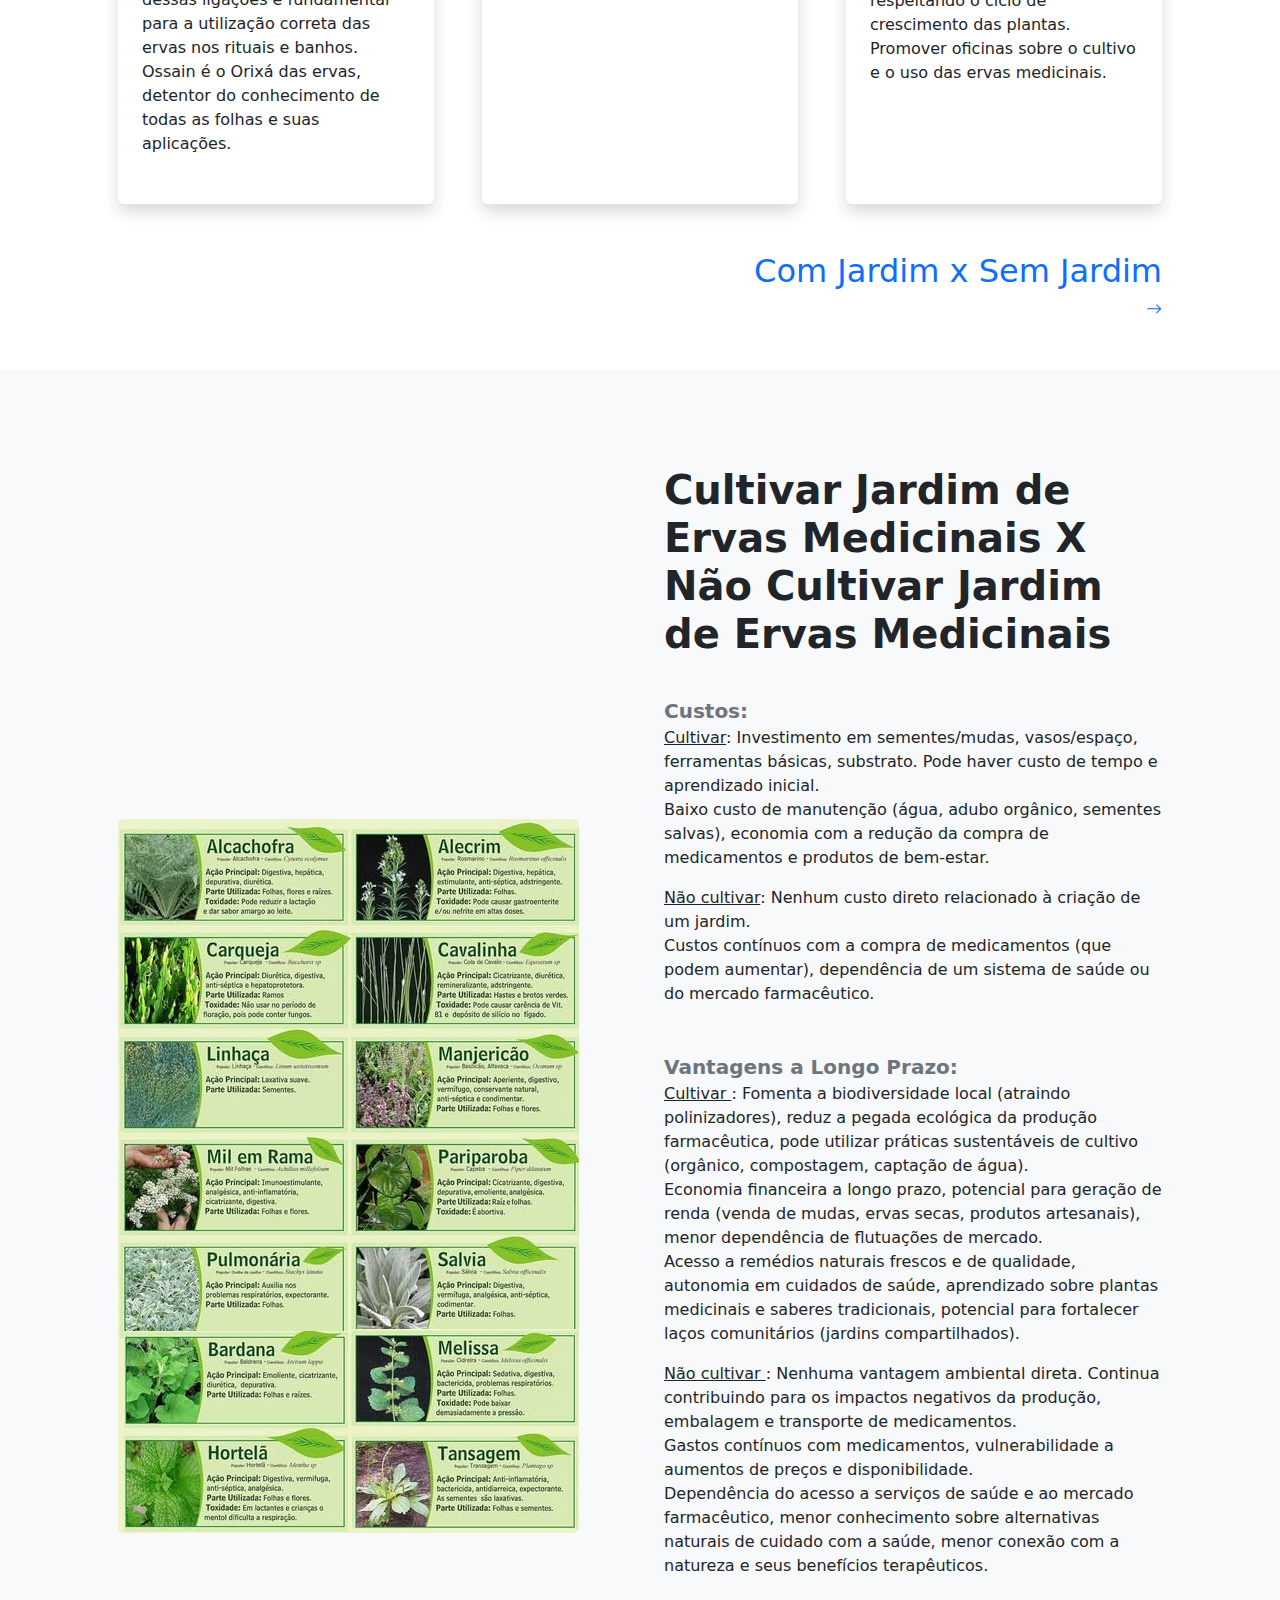
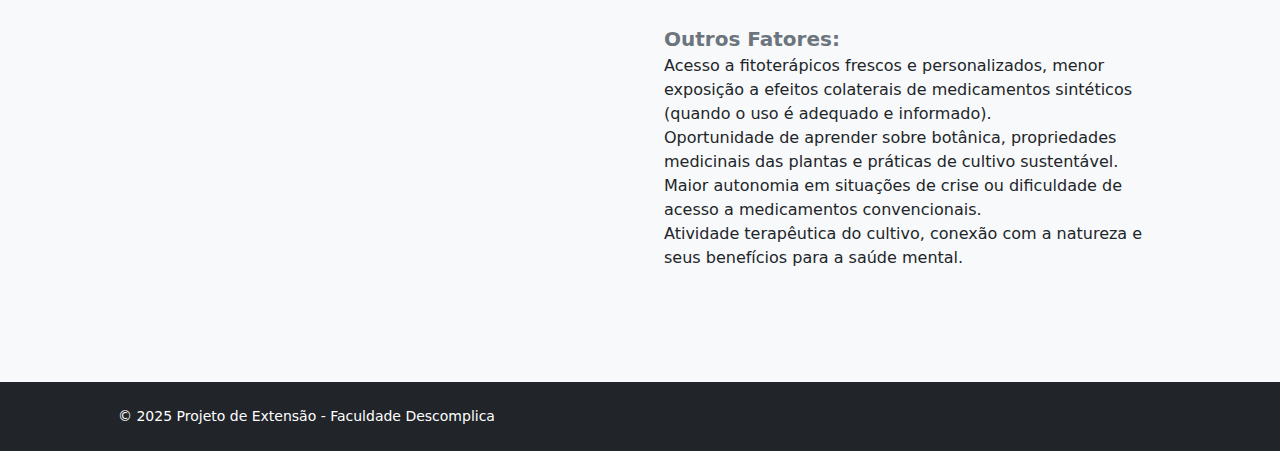
<file: ecoterreiro/ervasMedicinais.html>
<!DOCTYPE html>
<html lang="PT-BR">
    <head>
        <meta charset="utf-8" />
        <meta name="viewport" content="width=device-width, initial-scale=1, shrink-to-fit=no" />
        <meta name="description" content="" />
        <meta name="author" content="" />
        <title>EcoTerreiro - Jardim de ervas medicinais</title>
        <!-- Favicon-->
        <link rel="icon" type="image/x-icon" href="./images/favicon.ico" />
        <!-- Bootstrap icons-->
        <link href="https://cdn.jsdelivr.net/npm/bootstrap-icons@1.5.0/font/bootstrap-icons.css" rel="stylesheet" />
        <!-- Core theme CSS (includes Bootstrap)-->
        <link href="css/styles.css" rel="stylesheet" />
    </head>
    <body class="d-flex flex-column">
        <main class="flex-shrink-0">
            <!-- Navigation-->
            <nav class="navbar navbar-expand-lg navbar-dark bg-dark">
                <div class="container px-5">
                    <a class="navbar-brand" href="index.html">EcoTerreiro</a>
                    <button class="navbar-toggler" type="button" data-bs-toggle="collapse" data-bs-target="#navbarSupportedContent" aria-controls="navbarSupportedContent" aria-expanded="false" aria-label="Toggle navigation"><span class="navbar-toggler-icon"></span></button>
                    <div class="collapse navbar-collapse" id="navbarSupportedContent">
                        <ul class="navbar-nav ms-auto mb-2 mb-lg-0">
                            <li class="nav-item"><a class="nav-link" href="index.html">Início</a></li>
                            <li class="nav-item"><a class="nav-link" href="sobre.html">Sobre</a></li>
                            <li class="nav-item dropdown">
                                <a class="nav-link dropdown-toggle" id="navbarDropdownGuia" href="#" role="button" data-bs-toggle="dropdown" aria-expanded="false">Guia</a>
                                <ul class="dropdown-menu dropdown-menu-end" aria-labelledby="navbarDropdownGuia">
                                    <li><a class="dropdown-item" href="energiaSolar.html">Energia Solar

                                    </a></li>
                                    <li><a class="dropdown-item" href="agua.html">Captação de água de chuva</a></li>
                                    <li><a class="dropdown-item" href="coleta.html">Coleta seletiva</a></li>
                                    <li><a class="dropdown-item" href="ervasMedicinais.html">Jardim de ervas medicinais</a></li>
                                </ul>
                            </li>
                            <li class="nav-item"><a class="nav-link" href="seuTerreiro.html">Seu Terreiro</a></li>
                        </ul>
                    </div>
                </div>
            </nav>

            <!-- Page Content-->
            <section class="py-5">
                <div class="container px-5">
            <br>        <h1 class="fw-bolder fs-5 mb-4">Jardim de Ervas Medicinais Sustentáveis</h1>
                    <div class="card border-0 shadow rounded-3 overflow-hidden">
                        <div class="card-body p-0">
                            <div class="row gx-0">
                                <div class="col-lg-6 col-xl-5 py-lg-5">
                                    <div class="p-4 p-md-5">
                                        <div class="h2 fw-bolder"> A sabedoria da Natureza a serviço da cura</div>
                                        <p>Um jardim de ervas medicinais representa uma poderosa ferramenta para a sustentabilidade em diversos níveis, conectando saúde, autonomia, economia e respeito ao meio ambiente. </p>

                                        <br>  
                                        <div class="d-grid gap-3 d-sm-flex justify-content-sm-center justify-content-xl-start">
                                        <a class="btn btn-primary btn-lg px-4 me-sm-3" href="#contJardim">Entenda</a>
                                        </div>
<!--                                        <a class="stretched-link text-decoration-none" href="#!">
                                            Read more
                                            <i class="bi bi-arrow-right"></i>
                                        </a>
-->                                        
                                    </div>
                                </div>
                                <div class="col-lg-6 col-xl-7"><div class="bg-featured-blog" style="background-image: url(./images/jardim.jpg)"></div></div>
                            </div>
                        </div>
                    </div>
                </div>
            </section>
            
                            
            <!-- Blog preview section-->
            <section class="py-5" id="contJardim">
                <div class="container px-5">
                    <div class="row gx-5">
                        <div class="col-lg-4 mb-5">
                            <div class="card h-100 shadow border-0">
                                <img class="card-img-top" src="./images/jardim2.jpg" alt="..." />
                                <div class="card-body p-4">
                                    <a class="text-decoration-none link-dark stretched-link" href="./images/jardim2.jpg"><div class="h5 card-title mb-3">Conexão com a Umbanda</div></a>
                                    <p class="card-text mb-0">A conexão das ervas medicinais com a Umbanda é profunda e multifacetada, permeando seus rituais, crenças e práticas de cura. As ervas são consideradas elementos sagrados, imbuídas de axé (energia vital) e com propriedades que atuam tanto no plano físico quanto no espiritual.
                                        <br>    As ervas são elementos sagrados na Umbanda, utilizadas em banhos, defumações e amacis, cada uma com suas propriedades energéticas e curativas, ligadas aos Orixás e entidades. Cultivar um jardim de ervas medicinais no terreiro fortalece essa conexão e promove a autonomia na obtenção desses recursos.
                                        <br>    Cada Orixá possui ervas que lhe são consagradas, carregando suas vibrações e energias específicas. O conhecimento dessas ligações é fundamental para a utilização correta das ervas nos rituais e banhos. 
                                        <br>    Ossain é o Orixá das ervas, detentor do conhecimento de todas as folhas e suas aplicações.
                                    </p>
                                </div>
                                <div class="card-footer p-4 pt-0 bg-transparent border-top-0">
                                    <div class="d-flex align-items-end justify-content-between">
                                       
                                    </div>
                                </div>
                            </div>
                        </div>
                        <div class="col-lg-4 mb-5">
                            <div class="card h-100 shadow border-0">
                                <img class="card-img-top" src="./images/jardim3.jpg" alt="..." />
                                <div class="card-body p-4">
                                    <a class="text-decoration-none link-dark stretched-link" href="./images/jardim3.jpg"><div class="h5 card-title mb-3">Benefícios do Jardim de Ervas Medicinais para Terreiros</div></a>
                                    <p class="card-text mb-0"> Acesso facilitado às ervas utilizadas nos rituais e para fins terapêuticos.
                                        <br>    Preservação e transmissão do conhecimento sobre as propriedades e o uso das ervas medicinais.
                                        <br>    Cultivo orgânico, sem agrotóxicos, respeitando os ciclos da natureza.
                                        <br>    Redução dos gastos com a compra de ervas.
                                        <br>    O contato com as plantas e o cuidado com o jardim promovem o bem-estar físico e mental, além de fortalecer a conexão com o Sagrado.
                                    </p>
                                </div>
                                <div class="card-footer p-4 pt-0 bg-transparent border-top-0">
                                    <div class="d-flex align-items-end justify-content-between">
                                    </div>
                                </div>
                            </div>
                        </div>
                        <div class="col-lg-4 mb-5">
                            <div class="card h-100 shadow border-0">
                                <img class="card-img-top" src="./images/jardim4.jpg" alt="..." />
                                <div class="card-body p-4">
                                    <a class="text-decoration-none link-dark stretched-link" href="./images/jardim4.jpg"><div class="h5 card-title mb-3">Como criar um Jardim de Ervas Medicinais no Terreiro:
                                         no Terreiro</div></a>
                                    <p class="card-text mb-0"> Selecionar um local com boa iluminação, ventilação e drenagem adequada.
                                <br>        Definir as ervas que serão cultivadas, considerando as necessidades do terreiro e as condições climáticas locais.
                                <br>        Preparar o solo com matéria orgânica para garantir a nutrição das plantas.
                                <br>        Adquirir mudas ou sementes de ervas medicinais e plantá-las seguindo as orientações de cada espécie.
                                <br>        Regar, adubar e podar as plantas regularmente. Controlar pragas e doenças de forma orgânica.
                                <br>        Sinalizar cada erva com seu nome popular e científico, além de suas principais utilizações.
                                <br>        Ensinar os membros do terreiro a colher as ervas de forma respeitosa e sustentável, respeitando o ciclo de crescimento das plantas.
                                <br>        Promover oficinas sobre o cultivo e o uso das ervas medicinais.
                                    </p>
                                </div>
                                <div class="card-footer p-4 pt-0 bg-transparent border-top-0">
                                    <div class="d-flex align-items-end justify-content-between">
                                    </div>
                                </div>
                            </div>
                        </div>
                    </div>
                    <div class="text-end mb-5 mb-xl-0">
                        <a class="text-decoration-none" href="#comXsem">
                            <h2> Com Jardim x Sem Jardim</h2>
                            <i class="bi bi-arrow-right"></i>
                        </a>
                    </div>
                </div>
            </section>

            <section class="py-5 bg-light" id="comXsem">
                <div class="container px-5 my-5">
                    <div class="row gx-5 align-items-center">
                        <div class="col-lg-6"><img class="img-fluid rounded mb-5 mb-lg-0" src="./images/jardim5.jpg" alt="..." /></div>
                        <div class="col-lg-6">
                            <h1 class="fw-bolder"> Cultivar Jardim de Ervas Medicinais
                                 X Não Cultivar Jardim de Ervas Medicinais
                            </h1>
                            <p class="lead fw-normal text-muted mb-0"> <br> <b>Custos:</b></p>
                            <p> <u>Cultivar</u>: Investimento em sementes/mudas, vasos/espaço, ferramentas básicas, substrato. Pode haver custo de tempo e aprendizado inicial.
                            <br> Baixo custo de manutenção (água, adubo orgânico, sementes salvas), economia com a redução da compra de medicamentos e produtos de bem-estar.
                            </p>
                            <p> <u>Não cultivar</u>: Nenhum custo direto relacionado à criação de um jardim.
                            <br> Custos contínuos com a compra de medicamentos (que podem aumentar), dependência de um sistema de saúde ou do mercado farmacêutico.
                            </p>

                            <p class="lead fw-normal text-muted mb-0"> <br> <b>Vantagens a Longo Prazo:</b></p>
                            <p> <u> Cultivar </u>: Fomenta a biodiversidade local (atraindo polinizadores), reduz a pegada ecológica da produção farmacêutica, pode utilizar práticas sustentáveis de cultivo (orgânico, compostagem, captação de água).
                                <br>    Economia financeira a longo prazo, potencial para geração de renda (venda de mudas, ervas secas, produtos artesanais), menor dependência de flutuações de mercado.
                                <br>    Acesso a remédios naturais frescos e de qualidade, autonomia em cuidados de saúde, aprendizado sobre plantas medicinais e saberes tradicionais, potencial para fortalecer laços comunitários (jardins compartilhados).    
                            
                            </p>
                            <p> <u> Não cultivar </u>: Nenhuma vantagem ambiental direta. Continua contribuindo para os impactos negativos da produção, embalagem e transporte de medicamentos.
                            <br>    Gastos contínuos com medicamentos, vulnerabilidade a aumentos de preços e disponibilidade.
                            <br>    Dependência do acesso a serviços de saúde e ao mercado farmacêutico, menor conhecimento sobre alternativas naturais de cuidado com a saúde, menor conexão com a natureza e seus benefícios terapêuticos.
                            </p>

                            <p class="lead fw-normal text-muted mb-0"> <br> <b>Outros Fatores:</b></p>
                            <p> Acesso a fitoterápicos frescos e personalizados, menor exposição a efeitos colaterais de medicamentos sintéticos (quando o uso é adequado e informado).
                            <br> Oportunidade de aprender sobre botânica, propriedades medicinais das plantas e práticas de cultivo sustentável.
                            <br> Maior autonomia em situações de crise ou dificuldade de acesso a medicamentos convencionais.
                            <br> Atividade terapêutica do cultivo, conexão com a natureza e seus benefícios para a saúde mental.
                            </p>
                            
                        </div>
                    </div>
                </div>
            </section>

        </main>
        <!-- Footer-->
        <footer class="bg-dark py-4 mt-auto">
            <div class="container px-5">
                <div class="row align-items-center justify-content-between flex-column flex-sm-row">
                    <div class="col-auto"><div class="small m-0 text-white"> &copy;  2025 Projeto de Extensão - Faculdade Descomplica </div>
                </div>
                </div>
            </div>
        </footer>
        <!-- Bootstrap core JS-->
        <script src="https://cdn.jsdelivr.net/npm/bootstrap@5.2.3/dist/js/bootstrap.bundle.min.js"></script>
        <!-- Core theme JS-->
        <script src="js/scripts.js"></script>
    </body>
</html>
</file>
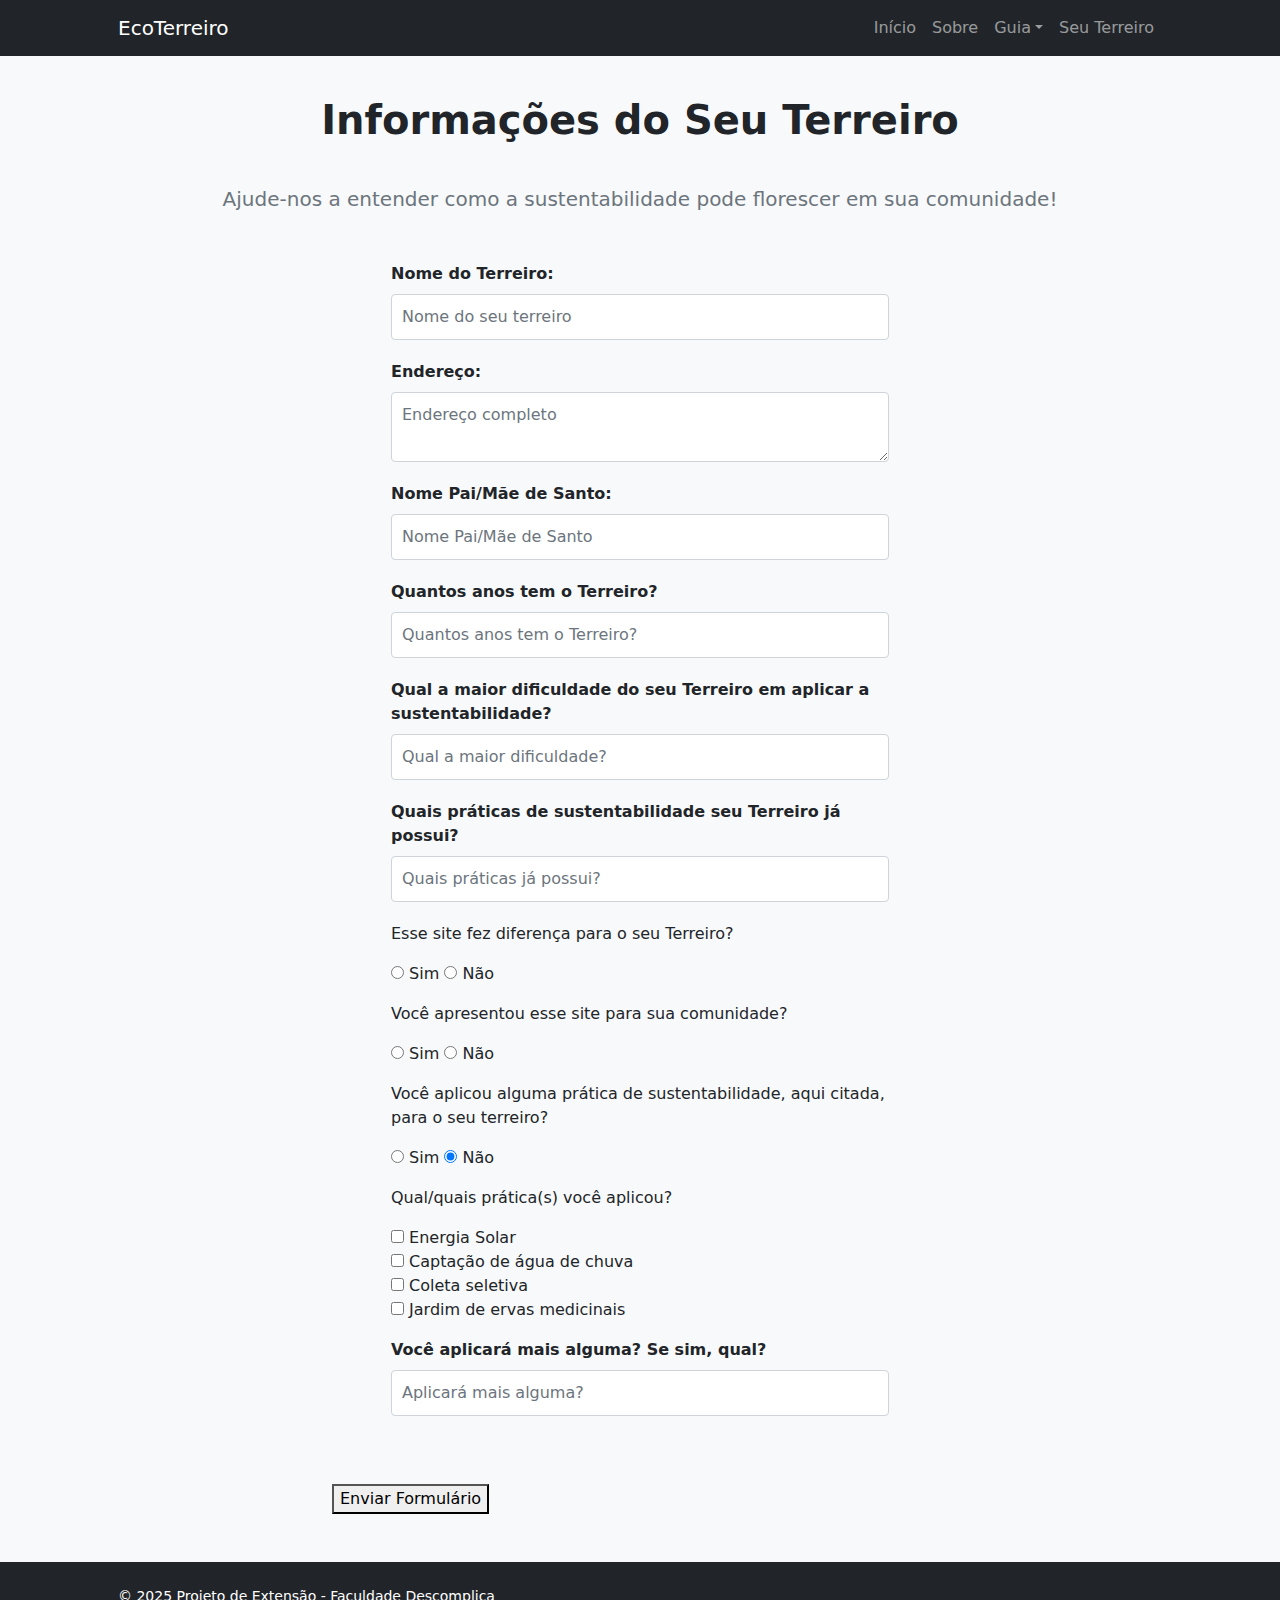
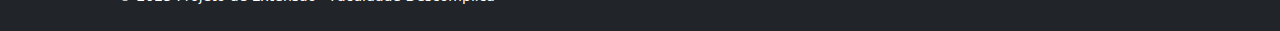
<file: ecoterreiro/seuTerreiro.html>
<!DOCTYPE html>
<html lang="PT-BR">
    <head>
        <meta charset="utf-8" />
        <meta name="viewport" content="width=device-width, initial-scale=1, shrink-to-fit=no" />
        <meta name="description" content />
        <meta name="author" content />
        <title>EcoTerreiro - Seu Terreiro</title>
        
        <!-- *** Favicon *** -->
        <link rel="icon" type="image/x-icon" href="./images/favicon.ico" />
        <link href="https://cdn.jsdelivr.net/npm/bootstrap-icons@1.5.0/font/bootstrap-icons.css" rel="stylesheet" />
        <link href="css/styles.css" rel="stylesheet" />
        <style>
            /* Estilos personalizados para o formulário */
            .form-section {
                padding: 60px 0;
                background-color: #f8f9fa;
            }
            .form-section h1 {
                color: #212529;
                margin-bottom: 40px;
                text-align: center;
            }
            .form-label {
                font-weight: bold;
                margin-bottom: 8px;
            }
            .form-control {
                border-radius: 0.25rem;
                padding: 10px;
                margin-bottom: 20px;
            }
            .form-check {
                margin-bottom: 10px;
            }
            .form-check-input {
                margin-top: 0.3em;
            }
            .form-check-label {
                margin-left: 0.5em;
            }
            .hidden {
                display: none !important;
            }
            .btn-primary {
                background-color: #0d6efd; /* Azul padrão do Bootstrap */
                border-color: #0d6efd;
            }
            .btn-primary:hover {
                background-color: #0b5ed7;
                border-color: #0a58ca;
            }
        </style>
    </head>

    <body class="d-flex flex-column">
        <main class="flex-shrink-0">
             <nav class="navbar navbar-expand-lg navbar-dark bg-dark">
                <div class="container px-5">
                    <a class="navbar-brand" href="index.html">EcoTerreiro</a>
                    <button class="navbar-toggler" type="button" data-bs-toggle="collapse" data-bs-target="#navbarSupportedContent" aria-controls="navbarSupportedContent" aria-expanded="false" aria-label="Toggle navigation"><span class="navbar-toggler-icon"></span></button>
                    <div class="collapse navbar-collapse" id="navbarSupportedContent">
                        <ul class="navbar-nav ms-auto mb-2 mb-lg-0">
                            <li class="nav-item"><a class="nav-link" href="index.html">Início</a></li>
                            <li class="nav-item"><a class="nav-link" href="sobre.html">Sobre</a></li>
                            <li class="nav-item dropdown">
                                <a class="nav-link dropdown-toggle" id="navbarDropdownGuia" href="#" role="button" data-bs-toggle="dropdown" aria-expanded="false">Guia</a>
                                <ul class="dropdown-menu dropdown-menu-end" aria-labelledby="navbarDropdownGuia">
                                    <li><a class="dropdown-item" href="energiaSolar.html">Energia Solar</a></li>
                                    <li><a class="dropdown-item" href="agua.html">Captação de água de chuva</a></li>
                                    <li><a class="dropdown-item" href="coleta.html">Coleta seletiva</a></li>
                                    <li><a class="dropdown-item" href="ervasMedicinais.html">Jardim de ervas medicinais</a></li>
                                </ul>
                            </li>
                            <li class="nav-item"><a class="nav-link" href="seuTerreiro.html">Seu Terreiro</a></li>
                        </ul>
                    </div>
                </div>
            </nav>

        <!-- *** Criando formulário *** -->
            <section class="py-5 form-section">
                <div class="container px-5 my-5">
                    <div class="text-center mb-5">
                        <h1 class="fw-bolder">Informações do Seu Terreiro</h1>
                        <p class="lead fw-normal text-muted mb-0">Ajude-nos a entender como a sustentabilidade pode florescer em sua comunidade!</p>
                    </div>
                    <div class="row gx-5 justify-content-center">
                        <div class="col-lg-8 col-xl-6">
                            <form id="formTerreiro">
                                <div class="mb-3">
                                    <label class="form-label" for="nome_terreiro">Nome do Terreiro:</label>
                                    <input type="text" id="nome_terreiro" name="nome_terreiro" class="form-control" placeholder="Nome do seu terreiro" required />
                                </div>
                        </div>
                    </div>

                    <div class="row gx-5 justify-content-center">
                        <div class="col-lg-8 col-xl-6">
                            <form id="formTerreiro">
                                <div class="mb-3">
                                    <label class="form-label" for="end_terreiro">Endereço:</label>
                                    <textarea id="end_terreiro" name="end_terreiro" class="form-control" placeholder="Endereço completo" required></textarea>
                                </div>
                        </div>
                    </div>

                    <div class="row gx-5 justify-content-center">
                        <div class="col-lg-8 col-xl-6">
                            <form id="formTerreiro">
                                <div class="mb-3">
                                    <label class="form-label" for="nome_paimae_santo_terreiro">Nome Pai/Mãe de Santo:</label>
                                    <input type="text" id="nome_paimae_santo_terreiro" name="nome_paimae_santo_terreiro" class="form-control" placeholder="Nome Pai/Mãe de Santo" required />
                                </div>
                        </div>
                    </div>

                    <div class="row gx-5 justify-content-center">
                        <div class="col-lg-8 col-xl-6">
                            <form id="formTerreiro">
                                <div class="mb-3">
                                    <label class="form-label" for="anos_terreiro">Quantos anos tem o Terreiro?</label>
                                    <input type="text" id="anos_terreiro" name="anos_terreiro" class="form-control" placeholder="Quantos anos tem o Terreiro?"  required />
                                </div>
                        </div>
                    </div>

                    <div class="row gx-5 justify-content-center">
                        <div class="col-lg-8 col-xl-6">
                            <form id="formTerreiro">
                                <div class="mb-3">
                                    <label class="form-label" for="dificuldade_para_aplicar_terreiro">Qual a maior dificuldade do seu Terreiro em aplicar a sustentabilidade?</label>
                                    <input  type="text" id="dificuldade_para_aplicar_terreiro" name="dificuldade_para_aplicar_terreiro" class="form-control" placeholder="Qual a maior dificuldade?"  required />
                                </div>
                        </div>
                    </div>

                    <div class="row gx-5 justify-content-center">
                        <div class="col-lg-8 col-xl-6">
                            <form id="formTerreiro">
                                <div class="mb-3">
                                    <label class="form-label" for="praticas_que_possui_terreiro">Quais práticas de sustentabilidade seu Terreiro já possui?</label>
                                    <input type="text" id="praticas_que_possui_terreiro" name="praticas_que_possui_terreiro" class="form-control" placeholder="Quais práticas já possui?"  required />
                                </div>
                        </div>
                    </div>

                    <div class="row gx-5 justify-content-center">
                        <div class="col-lg-8 col-xl-6">
                            <form id="formTerreiro">
                                <div class="mb-3">
                                    <p>Esse site fez diferença para o seu Terreiro?</p>
                                    <input type="radio" id="fez_diferenca_site_Sim" name="fez_diferenca_site" value="true">
                                    <label for="fez_diferenca_site_Sim">Sim</label>
                                    <input type="radio" id="fez_diferenca_site_Nao" name="fez_diferenca_site" value="false">
                                    <label for="fez_diferenca_site_Nao">Não</label>
                                </div>
                        </div>
                    </div>

                     <div class="row gx-5 justify-content-center">
                        <div class="col-lg-8 col-xl-6">
                            <form id="formTerreiro">
                                <div class="mb-3">
                                    <p>Você apresentou esse site para sua comunidade?</p>
                                    <input type="radio" id="apresentou_para_comunidade_site_Sim" name="apresentou_para_comunidade_site" value="true">
                                    <label for="apresentou_para_comunidade_site_Sim">Sim</label>
                                    <input type="radio" id="apresentou_para_comunidade_site_Não" name="apresentou_para_comunidade_site" value="false">
                                    <label for="apresentou_para_comunidade_site_Não">Não</label>
                                </div>
                        </div>
                    </div>

                    <div class="row gx-5 justify-content-center">
                        <div class="col-lg-8 col-xl-6">
                            <form id="formTerreiro">
                                <div class="mb-3">
                                    <p>Você aplicou alguma prática de sustentabilidade, aqui citada, para o seu terreiro?</p>
                                    <input type="radio" id="aplicou_alguma_pratica_site_no_terreiro_Sim" name="aplicou_alguma_pratica_site_no_terreiro" value="true">
                                    <label for="aplicou_alguma_pratica_site_no_terreiro_Sim">Sim</label>
                                    <input type="radio" id="aplicou_alguma_pratica_site_no_terreiro_Não" name="aplicou_alguma_pratica_site_no_terreiro" value="false" checked>
                                    <label for="aplicou_alguma_pratica_site_no_terreiro_Não">Não</label>
                                </div>
                        </div>
                    </div>

                    
                    <div class="row gx-5 justify-content-center" id="qualPraticaContainer">
                        <div class="col-lg-8 col-xl-6">
                            <form id="formTerreiro">
                             <div class="mb-3">
                                <p>Qual/quais prática(s) você aplicou?</p>
                                <input type="checkbox" id="energiaSolar" name="praticasAplicadas" value="energiaSolar">
                                <label for="energiaSolar">Energia Solar</label><br>
                                <input type="checkbox" id="captacaoAgua" name="praticasAplicadas" value="captacaoAgua">
                                <label for="captacaoAgua">Captação de água de chuva</label><br>
                                <input type="checkbox" id="coletaSeletiva" name="praticasAplicadas" value="coletaSeletiva">
                                <label for="coletaSeletiva">Coleta seletiva</label><br>
                                <input type="checkbox" id="jardimErvas" name="praticasAplicadas" value="jardimErvas">
                                <label for="jardimErvas">Jardim de ervas medicinais</label><br>
                            </div>
                                <label class="form-label" for="aplicaraOutra">Você aplicará mais alguma? Se sim, qual?</label>
                                <input class="form-control" id="aplicaraOutra" type="text" placeholder="Aplicará mais alguma?"  required />
                            </form>
                        </div>
                    </div>
                </div>


                <div class="row gx-5 justify-content-center" id="qualPraticaContainer">
                    <div class="col-lg-8 col-xl-6">
                        <form id="formTerreiro" method="POST" action="http://localhost:8080/api/terreiros">
                            <button type="submit" class="submit-button">Enviar Formulário</button>
                        </form>
                    </div>
                </div>
            </section>

<!-- Esse Script é responsável por controlar a visibilidade da pergunta sobre as práticas aplicadas. 
    Ele detecta a mudança na seleção "Sim" ou "Não" e mostra/esconde o campo correspondente, 
    oferecendo uma estrutura clara e interativa-->
     <script>
        document.addEventListener('DOMContentLoaded', function() {
            const praticaAplicadaSim = document.getElementById('praticaAplicadaSim');
            const praticaAplicadaNao = document.getElementById('praticaAplicadaNao');
            const qualPraticaContainer = document.getElementById('qualPraticaContainer');

            function toggleQualPratica() {
                if (praticaAplicadaSim.checked) {
                    qualPraticaContainer.classList.remove('hidden');
                } else {
                    qualPraticaContainer.classList.add('hidden');
                }
            }

            praticaAplicadaSim.addEventListener('change', toggleQualPratica);
            praticaAplicadaNao.addEventListener('change', toggleQualPratica);

            // Inicializa o estado do container ao carregar a página
            toggleQualPratica();
        });
    </script>

<!-- Para uma experiência mais moderna e para lidar com a resposta do backend sem recarregar a página,
 usei JavaScript (Fetch API) para enviar os dados do formulário como JSON. Isso é mais recomendado para APIs REST.
-->
    <script>
        document.getElementById('formTerreiro').addEventListener('submit', function(event) {
            event.preventDefault(); // Impede o envio padrão do formulário

            const formData = new FormData(this); // Pega os dados do formulário
            const data = {};
            for (const [key, value]  of formData.entries()) {
                // Trata booleanos de strings "true"/"false" para booleanos reais
                if (value === "true") {
                    data[key] = true;
                } else if (value === "false") {
                    data[key] = false;
                } else if (key === "anos_terreiro" && value !== "") { // Converte anos_terreiro para número
                    data[key] = parseInt(value, 10);
                }
                else if (value !== "") { // Adiciona outros campos se não estiverem vazios
                    data[key] = value;
                }
            }

            fetch('http://localhost:8080/api/terreiros', {
                method: 'POST',
                headers: {
                    'Content-Type': 'application/json',
                },
                body: JSON.stringify(data), // Converte o objeto JavaScript para JSON
            })
            .then(response => {
                if (!response.ok) {
                    // Se a resposta não for 2xx (ex: 400, 500)
                    return response.json().then(err => { throw new Error(err.message || 'Erro ao cadastrar') });
                }
                return response.json(); // Se sucesso, retorna o JSON da resposta
            })
            .then(result => {
                console.log('Sucesso:', result);
                alert('Terreiro cadastrado com sucesso!');
                this.reset(); // Limpa o formulário
            })
            .catch(error => {
                console.error('Erro:', error);
                alert('Erro ao cadastrar terreiro: ' + error.message);
            });
        });
    </script>   

</main>
        <!-- Footer-->
        <footer class="bg-dark py-4 mt-auto">
            <div class="container px-5">
                <div class="row align-items-center justify-content-between flex-column flex-sm-row">
                    <div class="col-auto"><div class="small m-0 text-white"> &copy;  2025 Projeto de Extensão - Faculdade Descomplica </div>
                </div>
                </div>
            </div>
        </footer>
        <!-- Bootstrap core JS-->
        <script src="https://cdn.jsdelivr.net/npm/bootstrap@5.2.3/dist/js/bootstrap.bundle.min.js"></script>
        <!-- Core theme JS-->
        <script src="js/scripts.js"></script>
    </body>
</html>
</file>
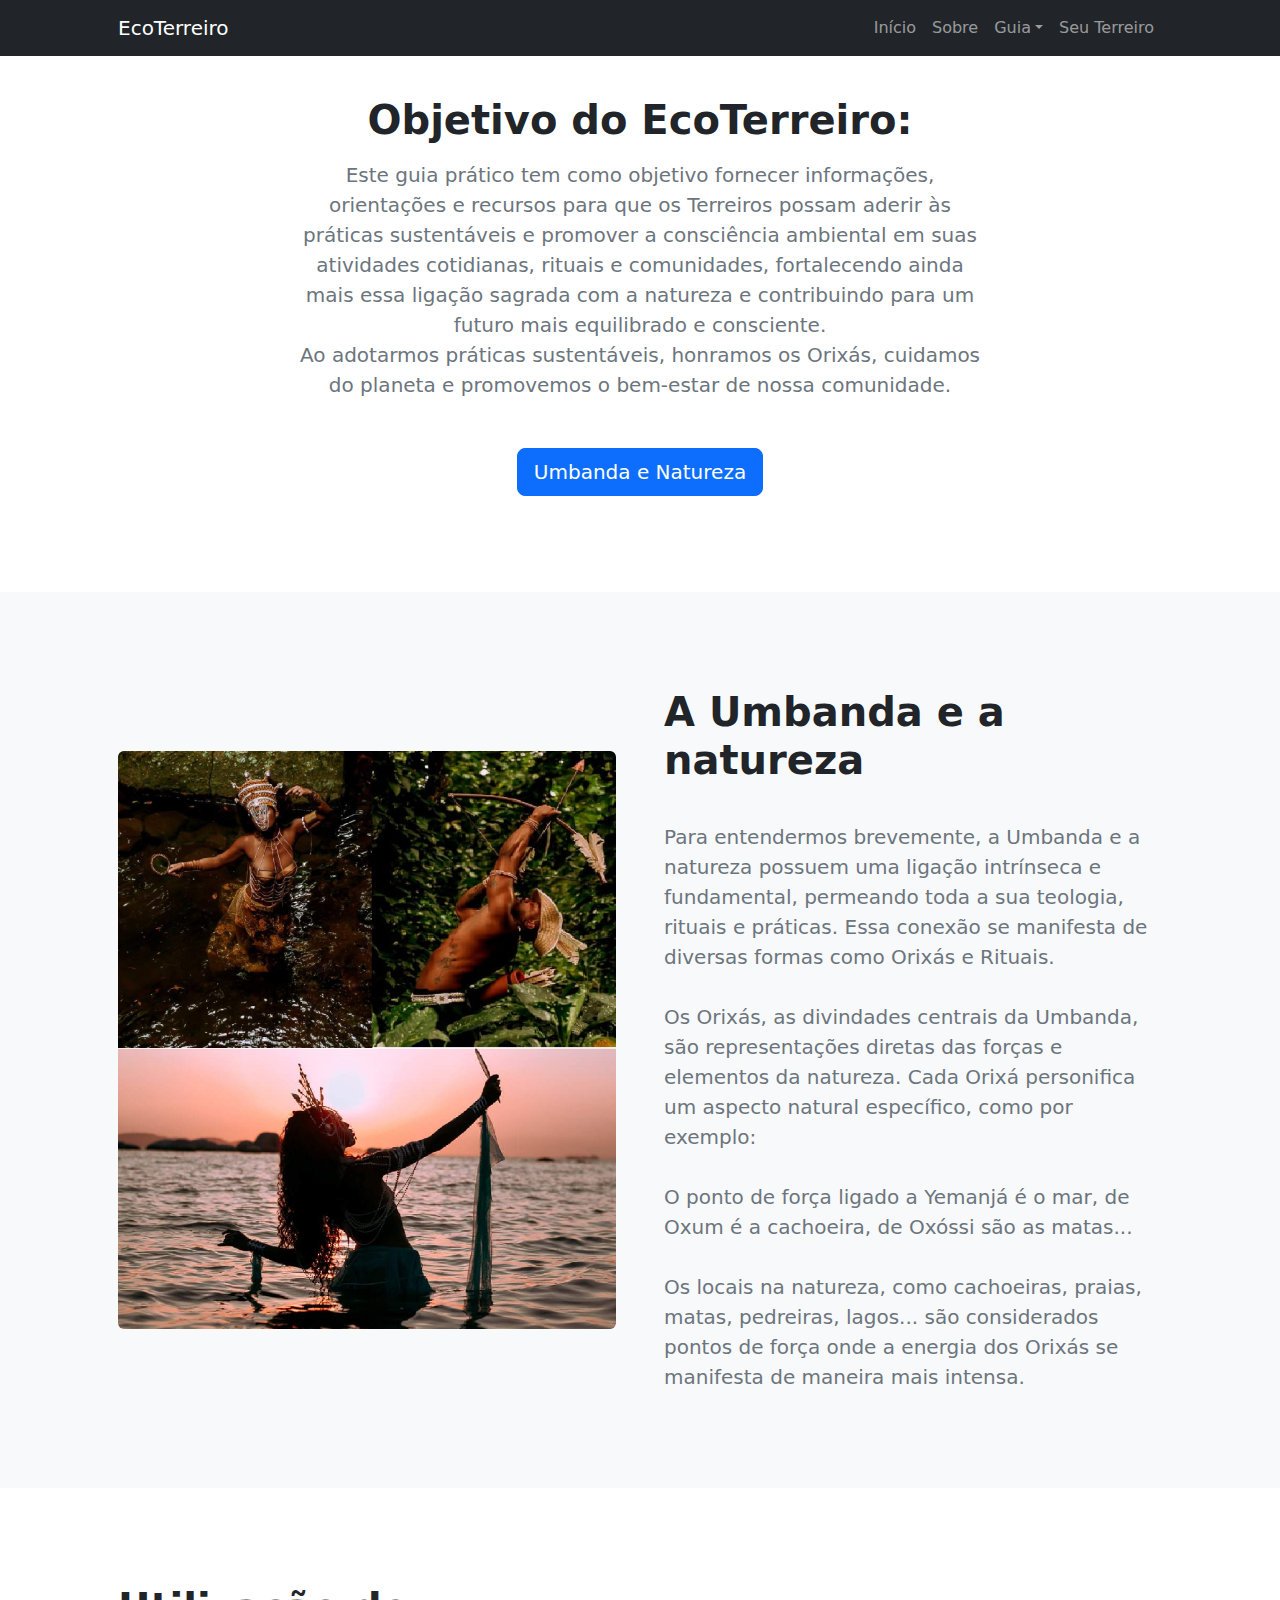
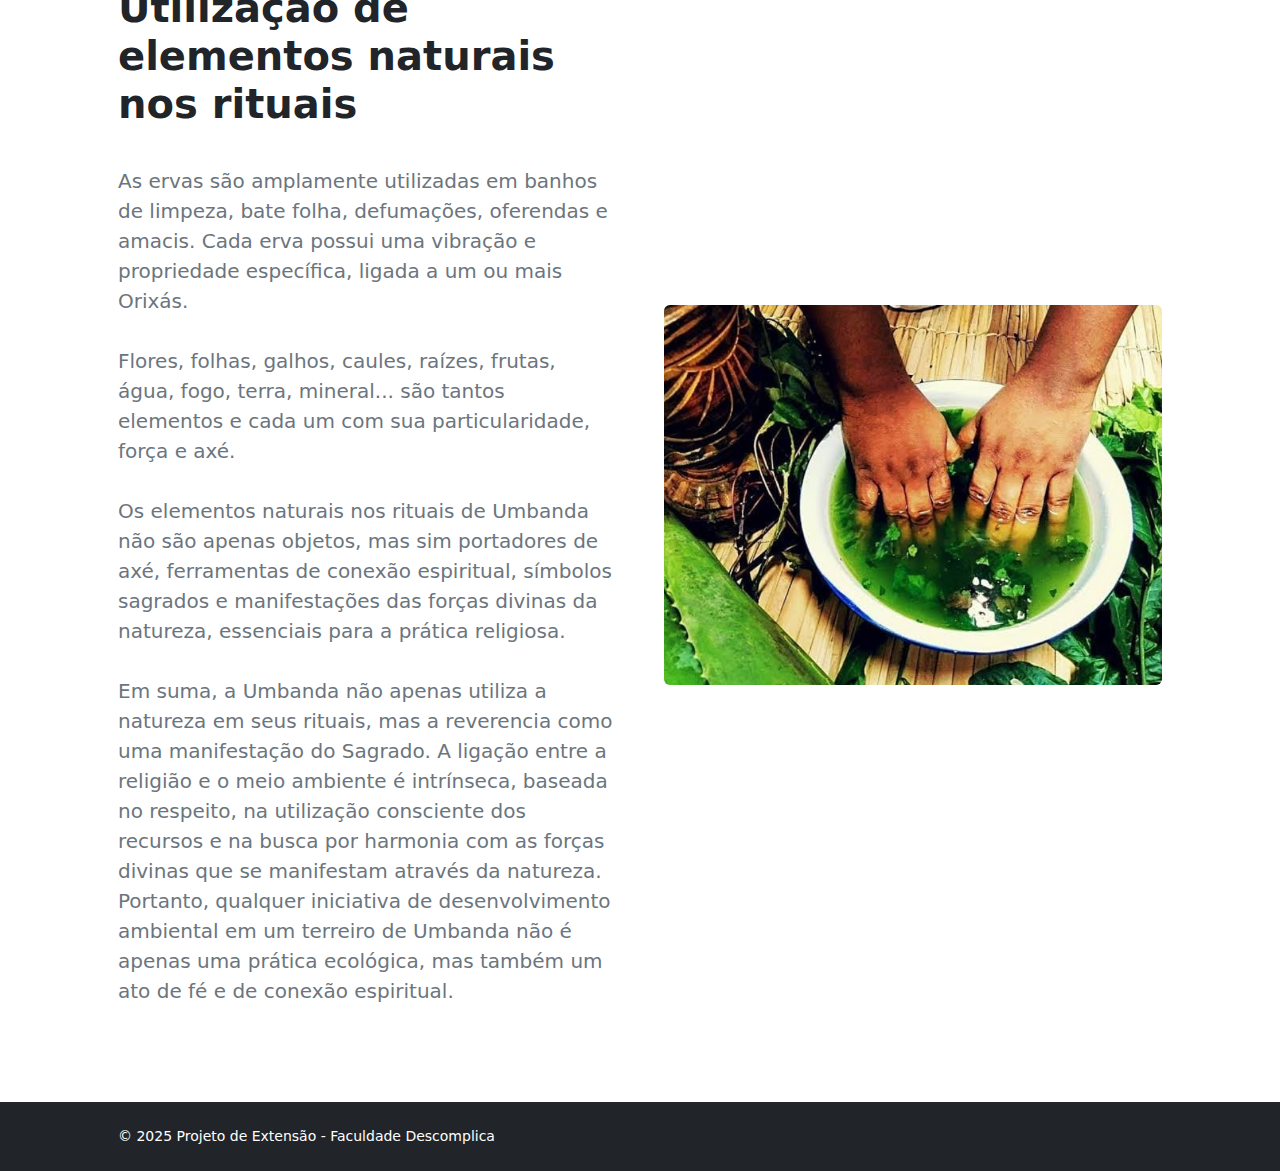
<file: ecoterreiro/sobre.html>
<!DOCTYPE html>
<html lang="PT-BR">
    <head>
        <meta charset="utf-8" />
        <meta name="viewport" content="width=device-width, initial-scale=1, shrink-to-fit=no" />
        <meta name="description" content="" />
        <meta name="author" content="" />
        <title>EcoTerreiro - Sobre</title>
        <!-- Favicon-->
        <link rel="icon" type="image/x-icon" href="./images/favicon.ico" />
        <!-- Bootstrap icons-->
        <link href="https://cdn.jsdelivr.net/npm/bootstrap-icons@1.5.0/font/bootstrap-icons.css" rel="stylesheet" />
        <!-- Core theme CSS (includes Bootstrap)-->
        <link href="css/styles.css" rel="stylesheet" />
    </head>
    <body class="d-flex flex-column">
        <main class="flex-shrink-0">
            <!-- Navigation-->
            <nav class="navbar navbar-expand-lg navbar-dark bg-dark">
                <div class="container px-5">
                    <a class="navbar-brand" href="index.html">EcoTerreiro</a>
                    <button class="navbar-toggler" type="button" data-bs-toggle="collapse" data-bs-target="#navbarSupportedContent" aria-controls="navbarSupportedContent" aria-expanded="false" aria-label="Toggle navigation"><span class="navbar-toggler-icon"></span></button>
                    <div class="collapse navbar-collapse" id="navbarSupportedContent">
                        <ul class="navbar-nav ms-auto mb-2 mb-lg-0">
                            <li class="nav-item"><a class="nav-link" href="index.html">Início</a></li>
                            <li class="nav-item"><a class="nav-link" href="sobre.html">Sobre</a></li>
                            <li class="nav-item dropdown">
                                <a class="nav-link dropdown-toggle" id="navbarDropdownGuia" href="#" role="button" data-bs-toggle="dropdown" aria-expanded="false">Guia</a>
                                <ul class="dropdown-menu dropdown-menu-end" aria-labelledby="navbarDropdownGuia">
                                    <li><a class="dropdown-item" href="energiaSolar.html">Energia Solar</a></li>
                                    <li><a class="dropdown-item" href="agua.html">Captação de água de chuva</a></li>
                                    <li><a class="dropdown-item" href="coleta.html">Coleta seletiva</a></li>
                                    <li><a class="dropdown-item" href="ervasMedicinais.html">Jardim de ervas medicinais</a></li>
                                </ul>
                            </li>
                            <li class="nav-item"><a class="nav-link" href="seuTerreiro.html">Seu Terreiro</a></li>
                        </ul>
                    </div>
                </div>
            </nav>
            <!-- Header-->
            <header class="py-5">
                <div class="container px-5">
                    <div class="row justify-content-center">
                        <div class="col-lg-8 col-xxl-6">
                            <div class="text-center my-5">
                                <h1 class="fw-bolder mb-3"> Objetivo do EcoTerreiro: </h1>
                                <p class="lead fw-normal text-muted mb-4">Este guia prático tem como objetivo fornecer informações, orientações e recursos para que os Terreiros possam aderir às práticas sustentáveis e promover a consciência ambiental em suas atividades cotidianas, rituais e comunidades,
                                    fortalecendo ainda mais essa ligação sagrada com a natureza e contribuindo para um futuro mais equilibrado e consciente. 
                            <br>    Ao adotarmos práticas sustentáveis, honramos os Orixás, cuidamos do planeta e promovemos o bem-estar de nossa comunidade.        
                                </p>
                            <br>    <a class="btn btn-primary btn-lg" href="#scroll-target">Umbanda e Natureza</a>
                            </div>
                        </div>
                    </div>
                </div>
            </header>
            <!-- About section one-->
            <section class="py-5 bg-light" id="scroll-target">
                <div class="container px-5 my-5">
                    <div class="row gx-5 align-items-center">
                        <div class="col-lg-6"><img class="img-fluid rounded mb-5 mb-lg-0" src="./images/orixas.png" alt="..." /></div>
                        <div class="col-lg-6">
                            <h1 class="fw-bolder"> A Umbanda e a natureza
                            </h1>
                            <p class="lead fw-normal text-muted mb-0"> <br> Para entendermos brevemente, a Umbanda e a natureza possuem uma ligação intrínseca e fundamental, permeando toda a sua teologia, rituais e práticas. Essa conexão se manifesta de diversas formas como Orixás e Rituais.
                    <br><br>    Os Orixás, as divindades centrais da Umbanda, são representações diretas das forças e elementos da natureza. Cada Orixá personifica um aspecto natural específico, como por exemplo:
                    <br><br>     O ponto de força ligado a Yemanjá é o mar, de Oxum é a cachoeira, de Oxóssi são as matas... 
                    <br><br>    Os locais na natureza, como cachoeiras, praias, matas, pedreiras, lagos... são considerados pontos de força onde a energia dos Orixás se manifesta de maneira mais intensa. 
                            </p>
                        </div>
                    </div>
                </div>
            </section>
            <!-- About section two-->
            <section class="py-5">
                <div class="container px-5 my-5">
                    <div class="row gx-5 align-items-center">
                        <div class="col-lg-6 order-first order-lg-last"><img class="img-fluid rounded mb-5 mb-lg-0" src="./images/rituais.png" alt="..." /></div>
                        <div class="col-lg-6">
                            <h1 class="fw-bolder">Utilização de elementos naturais nos rituais</h1>
                            <p class="lead fw-normal text-muted mb-0"> <br> As ervas são amplamente utilizadas em banhos de limpeza, bate folha, defumações, oferendas e amacis. Cada erva possui uma vibração e propriedade específica, ligada a um ou mais Orixás. 
                <br><br>        Flores, folhas, galhos, caules, raízes, frutas, água, fogo, terra, mineral... são tantos elementos e cada um com sua particularidade, força e axé.                  
                <br><br>        Os elementos naturais nos rituais de Umbanda não são apenas objetos, mas sim portadores de axé, ferramentas de conexão espiritual, símbolos sagrados e manifestações das forças divinas da natureza, essenciais para a prática religiosa.
                <br><br>        Em suma, a Umbanda não apenas utiliza a natureza em seus rituais, mas a reverencia como uma manifestação do Sagrado. A ligação entre a religião e o meio ambiente é intrínseca, baseada no respeito, na utilização consciente dos recursos e na busca por harmonia com as forças divinas que se manifestam através da natureza. Portanto, qualquer iniciativa de desenvolvimento ambiental em um terreiro de Umbanda não é apenas uma prática ecológica, mas também um ato de fé e de conexão espiritual.
                            </p>
                        </div>
                    </div>
                </div>
            </section>
        </main>
         <!-- Footer-->
         <footer class="bg-dark py-4 mt-auto">
            <div class="container px-5">
                <div class="row align-items-center justify-content-between flex-column flex-sm-row">
                    <div class="col-auto"><div class="small m-0 text-white"> &copy;  2025 Projeto de Extensão - Faculdade Descomplica </div>
                </div>
                </div>
            </div>
        </footer>
        <!-- Bootstrap core JS-->
        <script src="https://cdn.jsdelivr.net/npm/bootstrap@5.2.3/dist/js/bootstrap.bundle.min.js"></script>
        <!-- Core theme JS-->
        <script src="js/scripts.js"></script>
    </body>
</html>
</file>
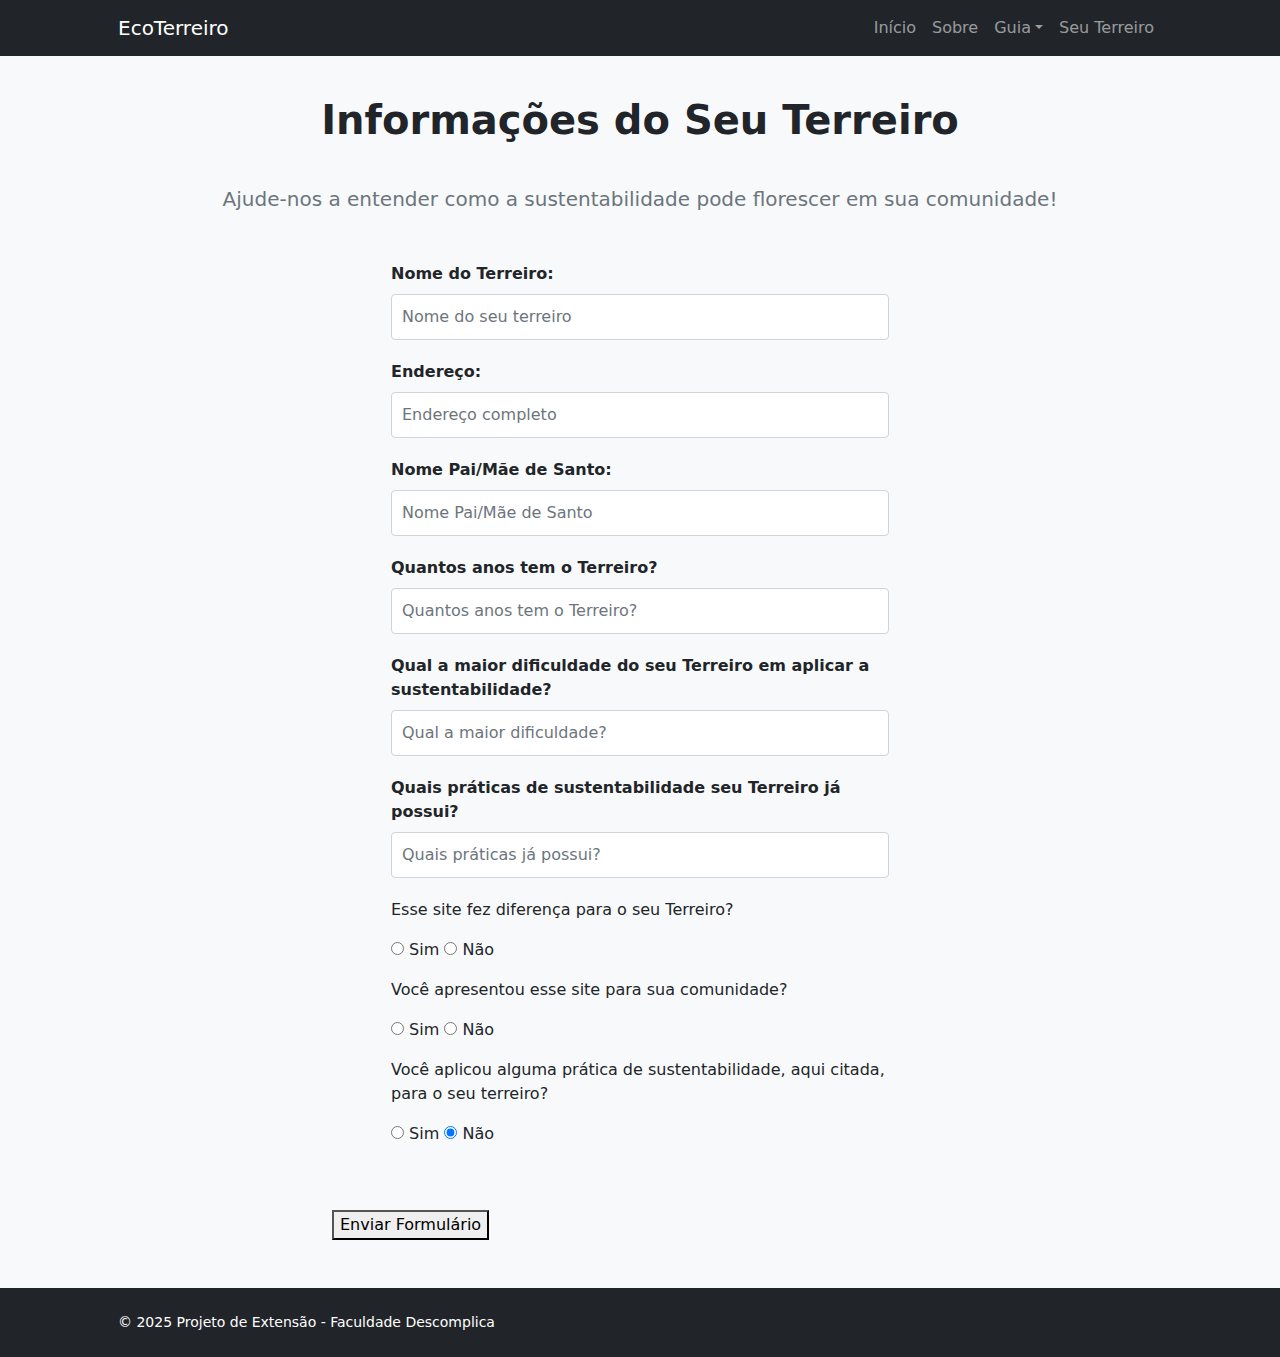
<file: startbootstrap-modern-business-gh-pages/seuTerreiro.html>
<!DOCTYPE html>
<html lang="PT-BR">
    <head>
        <meta charset="utf-8" />
        <meta name="viewport" content="width=device-width, initial-scale=1, shrink-to-fit=no" />
        <meta name="description" content />
        <meta name="author" content />
        <title>EcoTerreiro - Seu Terreiro</title>
        
        <!-- *** Favicon *** -->
        <link rel="icon" type="image/x-icon" href="./images/favicon.ico" />
        <link href="https://cdn.jsdelivr.net/npm/bootstrap-icons@1.5.0/font/bootstrap-icons.css" rel="stylesheet" />
        <link href="css/styles.css" rel="stylesheet" />
        <style>
            /* Estilos personalizados para o formulário */
            .form-section {
                padding: 60px 0;
                background-color: #f8f9fa;
            }
            .form-section h1 {
                color: #212529;
                margin-bottom: 40px;
                text-align: center;
            }
            .form-label {
                font-weight: bold;
                margin-bottom: 8px;
            }
            .form-control {
                border-radius: 0.25rem;
                padding: 10px;
                margin-bottom: 20px;
            }
            .form-check {
                margin-bottom: 10px;
            }
            .form-check-input {
                margin-top: 0.3em;
            }
            .form-check-label {
                margin-left: 0.5em;
            }
            .hidden {
                display: none !important;
            }
            .btn-primary {
                background-color: #0d6efd; /* Azul padrão do Bootstrap */
                border-color: #0d6efd;
            }
            .btn-primary:hover {
                background-color: #0b5ed7;
                border-color: #0a58ca;
            }
        </style>
    </head>

    <body class="d-flex flex-column">
        <main class="flex-shrink-0">
             <nav class="navbar navbar-expand-lg navbar-dark bg-dark">
                <div class="container px-5">
                    <a class="navbar-brand" href="index.html">EcoTerreiro</a>
                    <button class="navbar-toggler" type="button" data-bs-toggle="collapse" data-bs-target="#navbarSupportedContent" aria-controls="navbarSupportedContent" aria-expanded="false" aria-label="Toggle navigation"><span class="navbar-toggler-icon"></span></button>
                    <div class="collapse navbar-collapse" id="navbarSupportedContent">
                        <ul class="navbar-nav ms-auto mb-2 mb-lg-0">
                            <li class="nav-item"><a class="nav-link" href="index.html">Início</a></li>
                            <li class="nav-item"><a class="nav-link" href="sobre.html">Sobre</a></li>
                            <li class="nav-item dropdown">
                                <a class="nav-link dropdown-toggle" id="navbarDropdownGuia" href="#" role="button" data-bs-toggle="dropdown" aria-expanded="false">Guia</a>
                                <ul class="dropdown-menu dropdown-menu-end" aria-labelledby="navbarDropdownGuia">
                                    <li><a class="dropdown-item" href="energiaSolar.html">Energia Solar</a></li>
                                    <li><a class="dropdown-item" href="agua.html">Captação de água de chuva</a></li>
                                    <li><a class="dropdown-item" href="coleta.html">Coleta seletiva</a></li>
                                    <li><a class="dropdown-item" href="ervasMedicinais.html">Jardim de ervas medicinais</a></li>
                                </ul>
                            </li>
                            <li class="nav-item"><a class="nav-link" href="seuTerreiro.html">Seu Terreiro</a></li>
                        </ul>
                    </div>
                </div>
            </nav>

        <!-- *** Criando formulário *** -->
            <section class="py-5 form-section">
                <div class="container px-5 my-5">
                    <div class="text-center mb-5">
                        <h1 class="fw-bolder">Informações do Seu Terreiro</h1>
                        <p class="lead fw-normal text-muted mb-0">Ajude-nos a entender como a sustentabilidade pode florescer em sua comunidade!</p>
                    </div>
                    <div class="row gx-5 justify-content-center">
                        <div class="col-lg-8 col-xl-6">
                            <form id="formTerreiro">
                                <div class="mb-3">
                                    <label class="form-label" for="nomeTerreiro">Nome do Terreiro:</label>
                                    <input class="form-control" id="nomeTerreiro" type="text" placeholder="Nome do seu terreiro" required />
                                </div>
                        </div>
                    </div>

                    <div class="row gx-5 justify-content-center">
                        <div class="col-lg-8 col-xl-6">
                            <form id="formTerreiro">
                                <div class="mb-3">
                                    <label class="form-label" for="endereco">Endereço:</label>
                                    <input class="form-control" id="endereco" type="text" placeholder="Endereço completo" required />
                                </div>
                        </div>
                    </div>

                    <div class="row gx-5 justify-content-center">
                        <div class="col-lg-8 col-xl-6">
                            <form id="formTerreiro">
                                <div class="mb-3">
                                    <label class="form-label" for="nome">Nome Pai/Mãe de Santo:</label>
                                    <input class="form-control" id="nome" type="text" placeholder="Nome Pai/Mãe de Santo" required />
                                </div>
                        </div>
                    </div>

                    <div class="row gx-5 justify-content-center">
                        <div class="col-lg-8 col-xl-6">
                            <form id="formTerreiro">
                                <div class="mb-3">
                                    <label class="form-label" for="anos">Quantos anos tem o Terreiro?</label>
                                    <input class="form-control" id="anos" type="text" placeholder="Quantos anos tem o Terreiro?"  required />
                                </div>
                        </div>
                    </div>

                    <div class="row gx-5 justify-content-center">
                        <div class="col-lg-8 col-xl-6">
                            <form id="formTerreiro">
                                <div class="mb-3">
                                    <label class="form-label" for="dificuldade">Qual a maior dificuldade do seu Terreiro em aplicar a sustentabilidade?</label>
                                    <input class="form-control" id="dificuldade" type="text" placeholder="Qual a maior dificuldade?"  required />
                                </div>
                        </div>
                    </div>

                    <div class="row gx-5 justify-content-center">
                        <div class="col-lg-8 col-xl-6">
                            <form id="formTerreiro">
                                <div class="mb-3">
                                    <label class="form-label" for="praticasAtuais">Quais práticas de sustentabilidade seu Terreiro já possui?</label>
                                    <input class="form-control" id="praticasAtuais" type="text" placeholder="Quais práticas já possui?"  required />
                                </div>
                        </div>
                    </div>

                    <div class="row gx-5 justify-content-center">
                        <div class="col-lg-8 col-xl-6">
                            <form id="formTerreiro">
                                <div class="mb-3">
                                    <p>Esse site fez diferença para o seu Terreiro?</p>
                                    <input type="radio" id="siteDiferencaSim" name="siteDiferenca" value="sim">
                                    <label for="siteDiferencaSim">Sim</label>
                                    <input type="radio" id="siteDiferencaNao" name="siteDiferenca" value="nao">
                                    <label for="siteDiferencaNao">Não</label>
                                </div>
                        </div>
                    </div>

                     <div class="row gx-5 justify-content-center">
                        <div class="col-lg-8 col-xl-6">
                            <form id="formTerreiro">
                                <div class="mb-3">
                                    <p>Você apresentou esse site para sua comunidade?</p>
                                    <input type="radio" id="siteComunidadeSim" name="siteComunidade" value="sim">
                                    <label for="siteComunidadeSim">Sim</label>
                                    <input type="radio" id="siteComunidadeNao" name="siteComunidade" value="nao">
                                    <label for="siteComunidadeNao">Não</label>
                                </div>
                        </div>
                    </div>

                    <div class="row gx-5 justify-content-center">
                        <div class="col-lg-8 col-xl-6">
                            <form id="formTerreiro">
                                <div class="mb-3">
                                    <p>Você aplicou alguma prática de sustentabilidade, aqui citada, para o seu terreiro?</p>
                                    <input type="radio" id="praticaAplicadaSim" name="praticaAplicada" value="sim">
                                    <label for="praticaAplicadaSim">Sim</label>
                                    <input type="radio" id="praticaAplicadaNao" name="praticaAplicada" value="nao" checked>
                                    <label for="praticaAplicadaNao">Não</label>
                                </div>
                        </div>
                    </div>

                    <div class="row gx-5 justify-content-center" id="qualPraticaContainer">
                        <div class="col-lg-8 col-xl-6">
                            <form id="formTerreiro">
                             <div class="mb-3">
                                <p>Qual/quais prática(s) você aplicou?</p>
                                <input type="checkbox" id="energiaSolar" name="praticasAplicadas" value="energiaSolar">
                                <label for="energiaSolar">Energia Solar</label><br>
                                <input type="checkbox" id="captacaoAgua" name="praticasAplicadas" value="captacaoAgua">
                                <label for="captacaoAgua">Captação de água de chuva</label><br>
                                <input type="checkbox" id="coletaSeletiva" name="praticasAplicadas" value="coletaSeletiva">
                                <label for="coletaSeletiva">Coleta seletiva</label><br>
                                <input type="checkbox" id="jardimErvas" name="praticasAplicadas" value="jardimErvas">
                                <label for="jardimErvas">Jardim de ervas medicinais</label><br>
                            </div>
                                <label class="form-label" for="aplicaraOutra">Você aplicará mais alguma? Se sim, qual?</label>
                                <input class="form-control" id="aplicaraOutra" type="text" placeholder="Aplicará mais alguma?"  required />
                            </form>
                        </div>
                    </div>
                </div>

                <div class="row gx-5 justify-content-center" id="qualPraticaContainer">
                    <div class="col-lg-8 col-xl-6">
                        <form id="formTerreiro">
                            <button type="submit" class="submit-button">Enviar Formulário</button>
                        </form>
                    </div>
                </div>
            </section>

<!-- Esse Script é responsável por controlar a visibilidade da pergunta sobre as práticas aplicadas. 
    Ele detecta a mudança na seleção "Sim" ou "Não" e mostra/esconde o campo correspondente, 
    oferecendo uma estrutura clara e interativa-->
    <script>
        document.addEventListener('DOMContentLoaded', function() {
            const praticaAplicadaSim = document.getElementById('praticaAplicadaSim');
            const praticaAplicadaNao = document.getElementById('praticaAplicadaNao');
            const qualPraticaContainer = document.getElementById('qualPraticaContainer');

            function toggleQualPratica() {
                if (praticaAplicadaSim.checked) {
                    qualPraticaContainer.classList.remove('hidden');
                } else {
                    qualPraticaContainer.classList.add('hidden');
                }
            }

            praticaAplicadaSim.addEventListener('change', toggleQualPratica);
            praticaAplicadaNao.addEventListener('change', toggleQualPratica);

            // Inicializa o estado do container ao carregar a página
            toggleQualPratica();
        });
    </script>
   

        </main>
        <!-- Footer-->
        <footer class="bg-dark py-4 mt-auto">
            <div class="container px-5">
                <div class="row align-items-center justify-content-between flex-column flex-sm-row">
                    <div class="col-auto"><div class="small m-0 text-white"> &copy;  2025 Projeto de Extensão - Faculdade Descomplica </div>
                </div>
                </div>
            </div>
        </footer>
        <!-- Bootstrap core JS-->
        <script src="https://cdn.jsdelivr.net/npm/bootstrap@5.2.3/dist/js/bootstrap.bundle.min.js"></script>
        <!-- Core theme JS-->
        <script src="js/scripts.js"></script>
    </body>
</html>
</file>
